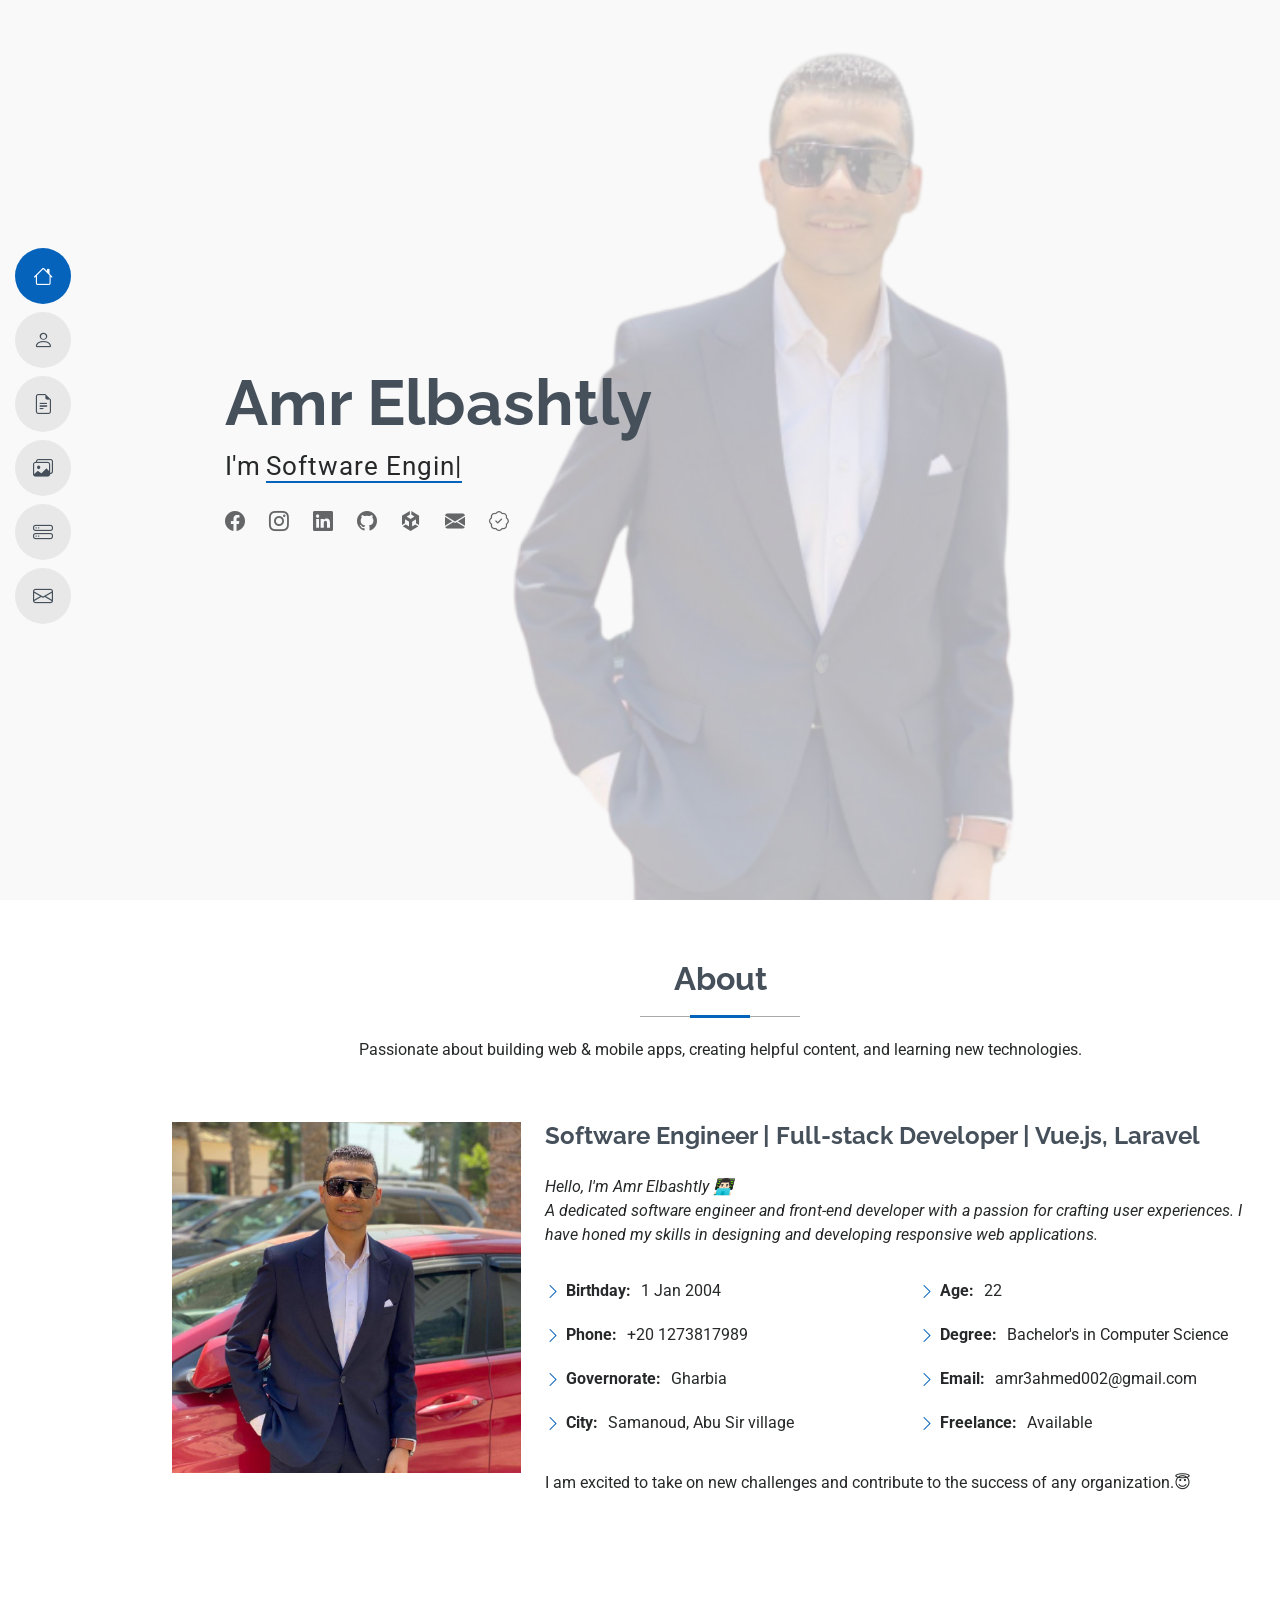
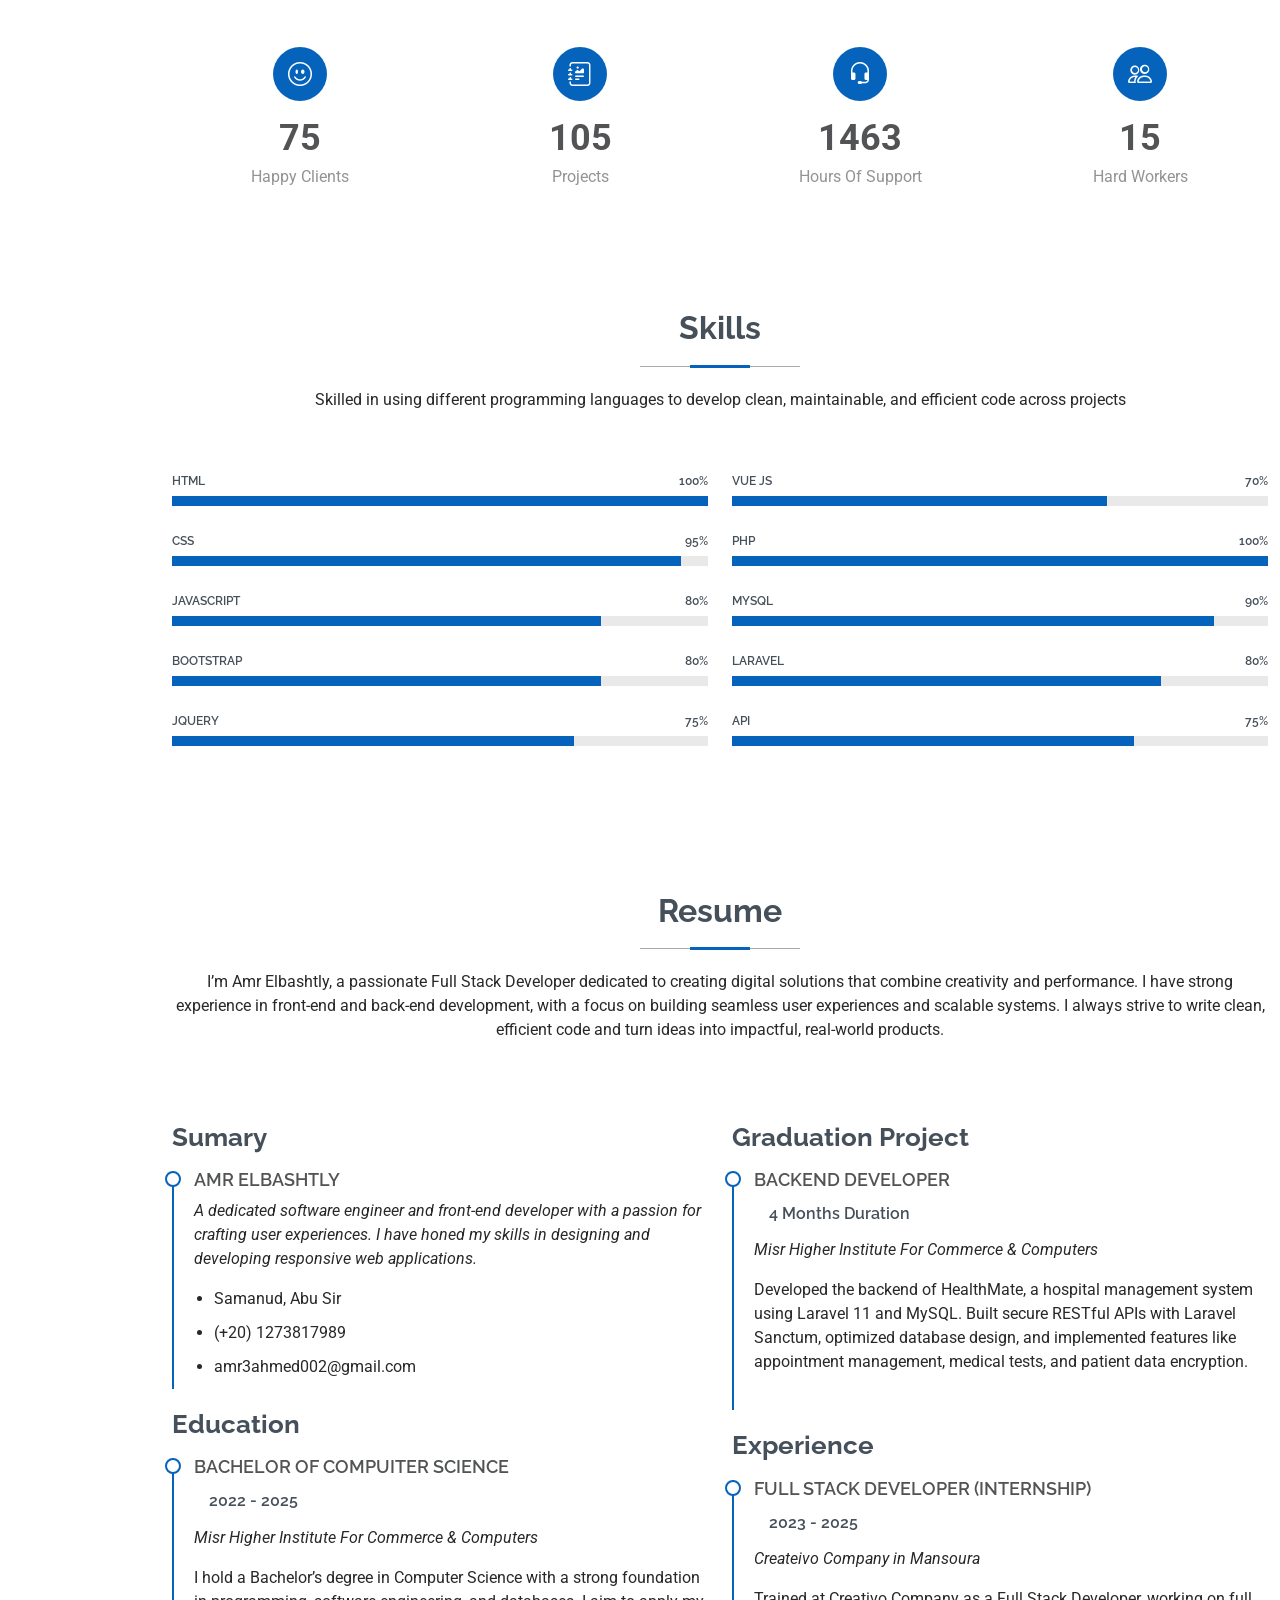
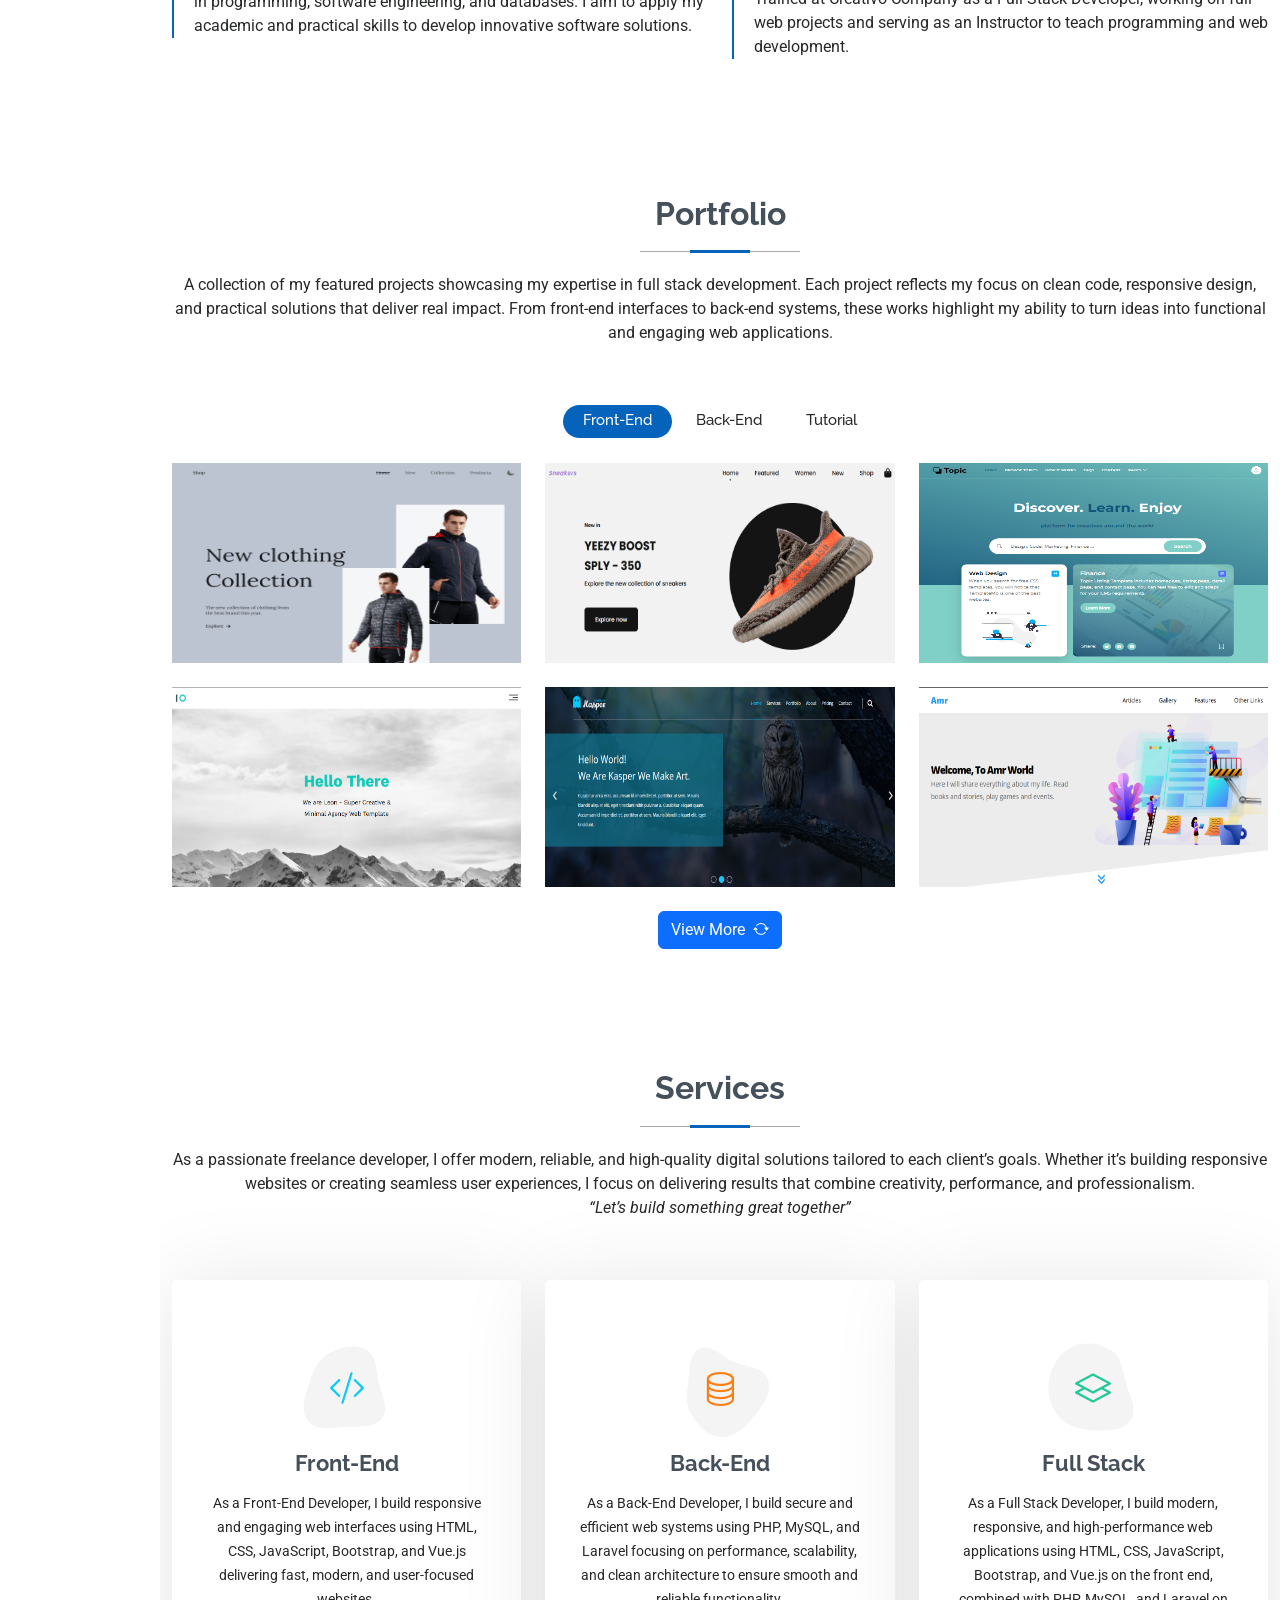
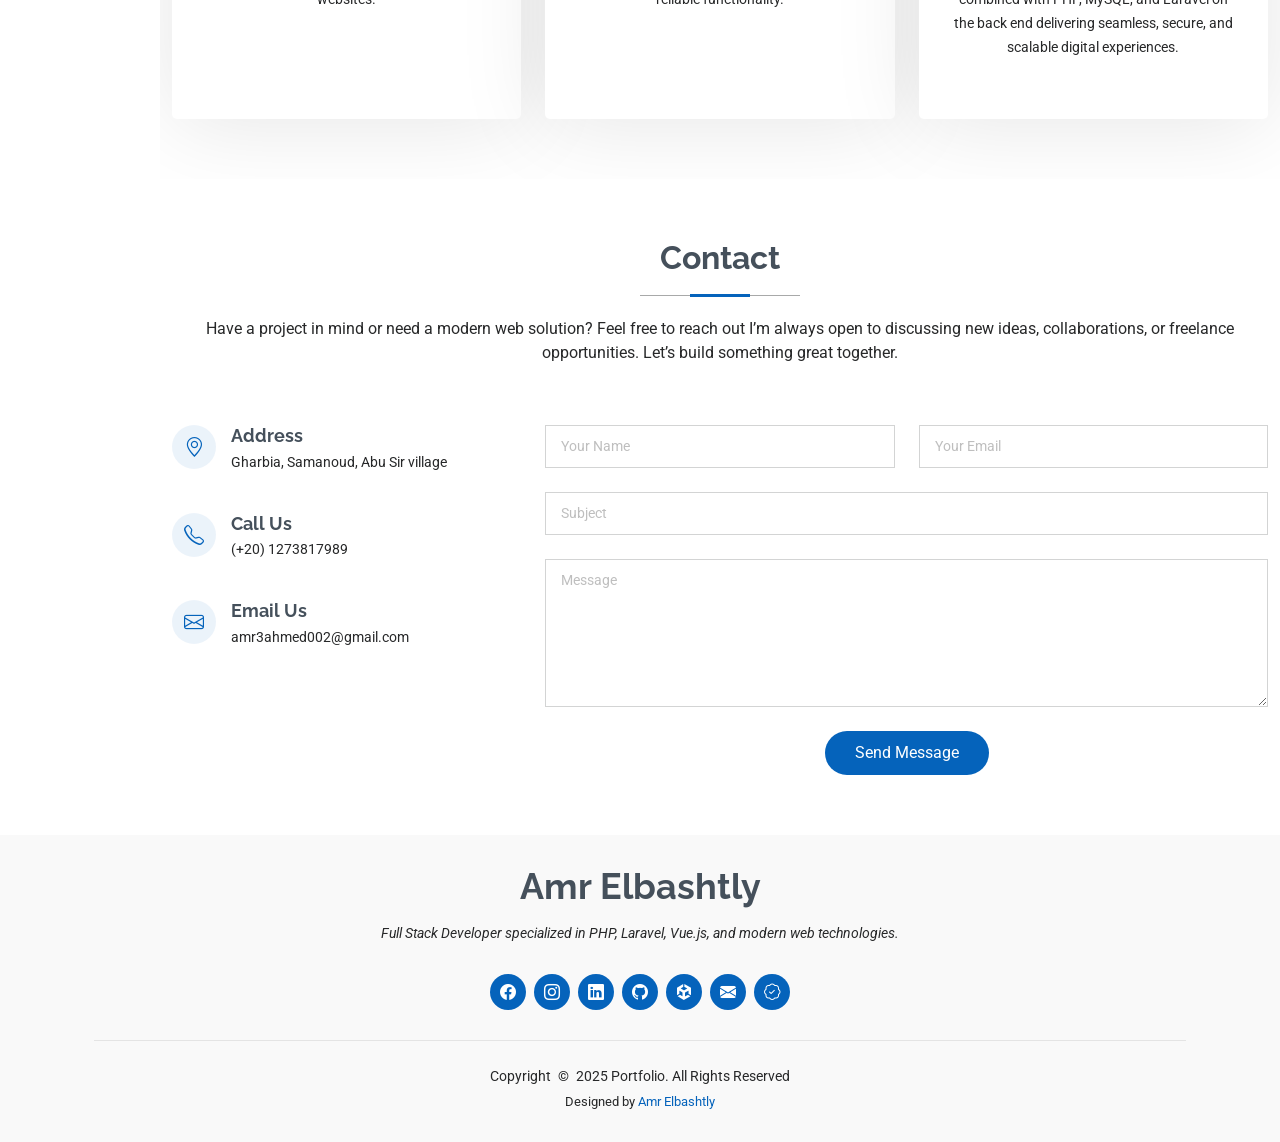
<file: index.html>
<!DOCTYPE html>
<html lang="en">

<head>
    <meta charset="UTF-8">
    <meta name="viewport" content="width=device-width, initial-scale=1.0">
    <title>Portfolio - Amr Elbashtly</title>

    <!-- Favicon -->
    <link href="assets/img/favicon.ico" rel="icon">

    <!-- Fonts -->
    <link href="https://fonts.googleapis.com" rel="preconnect">
    <link href="https://fonts.gstatic.com" rel="preconnect" crossorigin>
    <link
        href="https://fonts.googleapis.com/css2?family=Roboto:ital,wght@0,100;0,300;0,400;0,500;0,700;0,900;1,100;1,300;1,400;1,500;1,700;1,900&family=Poppins:ital,wght@0,100;0,200;0,300;0,400;0,500;0,600;0,700;0,800;0,900;1,100;1,200;1,300;1,400;1,500;1,600;1,700;1,800;1,900&family=Raleway:ital,wght@0,100;0,200;0,300;0,400;0,500;0,600;0,700;0,800;0,900;1,100;1,200;1,300;1,400;1,500;1,600;1,700;1,800;1,900&display=swap"
        rel="stylesheet">

    <!-- Vendor CSS Files -->
    <link href="assets/vendor/bootstrap/css/bootstrap.min.css" rel="stylesheet">
    <link href="assets/vendor/bootstrap-icons/bootstrap-icons.css" rel="stylesheet">
    <link href="assets/vendor/aos/aos.css" rel="stylesheet">
    <link href="assets/vendor/glightbox/css/glightbox.min.css" rel="stylesheet">
    <link href="assets/vendor/swiper/swiper-bundle.min.css" rel="stylesheet">

    <!-- Main CSS File -->
    <link href="assets/css/style.css" rel="stylesheet">
</head>

<body>
    <!-- Start Header -->
    <header id="header" class="header d-flex flex-column justify-content-center">
        <i class="header-toggle d-xl-none bi bi-list"></i>
        <nav id="navmenu" class="navmenu">
            <ul>
                <li><a href="#hero" class="active"><i class="bi bi-house navicon"></i><span>Home</span></a></li>
                <li><a href="#about"><i class="bi bi-person navicon"></i><span>About</span></a></li>
                <li><a href="#resume"><i class="bi bi-file-earmark-text navicon"></i><span>Resume</span></a></li>
                <li><a href="#portfolio"><i class="bi bi-images navicon"></i><span>Portfolio</span></a></li>
                <li><a href="#services"><i class="bi bi-hdd-stack navicon"></i><span>Services</span></a></li>
                <li><a href="#contact"><i class="bi bi-envelope navicon"></i><span>Contact</span></a></li>
            </ul>
        </nav>
    </header>
    <!-- End Header -->

    <!-- Start Main -->
    <main class="main">
        <!-- Start Hero Section -->
        <section id="hero" class="hero section light-background">
            <img src="assets/img/hero-bg.png" alt="">
            <div class="container" data-aos="zoom-out">
                <div class="row justify-content-center">
                    <div class="col-lg-9">
                        <h2>Amr Elbashtly</h2>
                        <p>I'm <span class="typed"
                                data-typed-items="Software Engineer, Full Stack Developer, Content Creator"></span><span
                                class="typed-cursor typed-cursor--blink" aria-hidden="true"></span></p>
                        <div class="social-links">
                            <a href="https://www.facebook.com/amr.elbashatly.7/" class="facebook" target="_blank"><i class="bi bi-facebook"></i></a>
                            <a href="https://www.instagram.com/amrelbashatly/" class="instagram" target="_blank"><i class="bi bi-instagram"></i></a>
                            <a href="https://www.linkedin.com/in/amr-elbashtly-b25810222/" class="linkedin" target="_blank"><i class="bi bi-linkedin"></i></a>
                            <a href="https://github.com/AmrAhmed111" class="github" target="_blank"><i class="bi bi-github"></i></a>
                            <a href="https://codepen.io/AmrAhmed1" class="codepen" target="_blank"><i class="bi bi-unity"></i></a>
                            <a href="https://mail.google.com/mail/?view=cm&fs=1&to=amr3ahmed002@gmail.com&su=Work%20Inquiry%20-%20Hiring%20Amr%20Ahmed&body=Hello%20Amr%2C%0D%0A%0D%0AI%27m%20interested%20in%20working%20with%20you%20on%20a%20project.%0D%0A%0D%0AProject%20Type%3A%20Front-End%20%7C%20Back-End%20%7C%20Full%20Stack%0D%0A%0D%0APlease%20share%20your%20availability%20and%20rates.%0D%0A%0D%0AThanks%2C%0D%0A%5BYour%20Name%5D" 
                                target="_blank" 
                                title="Contact Me" class="gmail"><i class="bi bi-envelope-fill gmail-icon"></i>
                            </a>
                            <a href="certification.html" class="facebook"><i class="bi bi-patch-check"></i></a>
                        </div>
                    </div>
                </div>
            </div>
        </section>
        <!-- End Hero Section -->

        <!-- Start About Section -->
        <section id="about" class="about section">
            <!-- Start Section Title -->
            <div class="container section-title" data-aos="fade-up">
                <h2>About</h2>
                <p>
                    Passionate about building web & mobile apps, creating helpful content, and learning new technologies.
                </p>
            </div>
            <!-- End Section Title -->

            <div class="container" data-aos="fade-up" data-aos-delay="100">
                <div class="row gy-4 justify-content-center">
                    <div class="col-lg-4">
                        <img src="assets/img/about.jpg" class="img-fluid" alt="">
                    </div>
                    <div class="col-lg-8 content">
                        <h2>Software Engineer | Full-stack Developer | Vue.js, Laravel</h2>
                        <p class="fst-italic py-3">
                            Hello, I'm Amr Elbashtly 👨🏻‍💻<br>
                            A dedicated software engineer and front-end developer with a passion for crafting user
                            experiences. I have honed my skills in designing and developing responsive web applications.
                        </p>
                        <div class="row">
                            <div class="col-lg-6">
                                <ul>
                                    <li>
                                        <i class="bi bi-chevron-right"></i> <strong>Birthday:</strong>
                                        <span>1 Jan 2004</span>
                                    </li>
                                    <li>
                                        <i class="bi bi-chevron-right"></i> <strong>Phone:</strong>
                                        <span>+20 1273817989</span>
                                    </li>
                                    <li><i class="bi bi-chevron-right"></i> <strong>Governorate:</strong>
                                        <span>Gharbia</span>
                                    </li>
                                    <li><i class="bi bi-chevron-right"></i> <strong>City:</strong>
                                        <span>Samanoud, Abu Sir village</span>
                                    </li>
                                </ul>
                            </div>
                            <div class="col-lg-6">
                                <ul>
                                    <li>
                                        <i class="bi bi-chevron-right"></i> <strong>Age:</strong>
                                        <span id="age"></span>
                                    </li>
                                    <li>
                                        <i class="bi bi-chevron-right"></i> <strong>Degree:</strong>
                                        <span>Bachelor's in Computer Science</span>
                                    </li>
                                    <li>
                                        <i class="bi bi-chevron-right"></i> <strong>Email:</strong>
                                        <span>amr3ahmed002@gmail.com</span>
                                    </li>
                                    <li>
                                        <i class="bi bi-chevron-right"></i> <strong>Freelance:</strong>
                                        <span>Available</span>
                                    </li>
                                </ul>
                            </div>
                        </div>
                        <p class="py-3 size-small">
                            I am excited to take on new challenges and contribute to the success of any organization.😇
                        </p>
                    </div>
                </div>
            </div>
        </section>
        <!-- End About Section -->

        <!-- Start Status Section -->
        <section id="stats" class="stats section">
            <div class="container" data-aos="fade-up" data-aos-delay="100">
                <div class="row gy-4">
                    <div class="col-lg-3 col-md-6 d-flex flex-column align-items-center">
                        <i class="bi bi-emoji-smile"></i>
                        <div class="stats-item">
                            <span data-purecounter-start="0" data-purecounter-end="75" data-purecounter-duration="1"
                                class="purecounter"></span>
                            <p>Happy Clients</p>
                        </div>
                    </div>

                    <div class="col-lg-3 col-md-6 d-flex flex-column align-items-center">
                        <i class="bi bi-journal-richtext"></i>
                        <div class="stats-item">
                            <span data-purecounter-start="0" data-purecounter-end="105" data-purecounter-duration="1"
                                class="purecounter"></span>
                            <p>Projects</p>
                        </div>
                    </div>

                    <div class="col-lg-3 col-md-6 d-flex flex-column align-items-center">
                        <i class="bi bi-headset"></i>
                        <div class="stats-item">
                            <span data-purecounter-start="0" data-purecounter-end="1463" data-purecounter-duration="1"
                                class="purecounter"></span>
                            <p>Hours Of Support</p>
                        </div>
                    </div>

                    <div class="col-lg-3 col-md-6 d-flex flex-column align-items-center">
                        <i class="bi bi-people"></i>
                        <div class="stats-item">
                            <span data-purecounter-start="0" data-purecounter-end="15" data-purecounter-duration="1"
                                class="purecounter"></span>
                            <p>Hard Workers</p>
                        </div>
                    </div>
                </div>
            </div>
        </section>
        <!-- End Status Section -->

        <!-- Start Skills Section -->
        <section id="skills" class="skills section">
            <!-- Start Section Title -->
            <div class="container section-title" data-aos="fade-up">
                <h2>Skills</h2>
                <p>Skilled in using different programming languages to develop clean, maintainable, and efficient code
                    across projects</p>
            </div>
            <!-- End Section Title -->

            <div class="container" data-aos="fade-up" data-aos-delay="100">
                <div class="row skills-content skills-animation">
                    <div class="col-lg-6">
                        <div class="progress">
                            <span class="skill"><span>HTML</span> <i class="val">100%</i></span>
                            <div class="progress-bar-wrap">
                                <div class="progress-bar" role="progressbar" aria-valuenow="100" aria-valuemin="0"
                                    aria-valuemax="100"></div>
                            </div>
                        </div>

                        <div class="progress">
                            <span class="skill"><span>CSS</span> <i class="val">95%</i></span>
                            <div class="progress-bar-wrap">
                                <div class="progress-bar" role="progressbar" aria-valuenow="95" aria-valuemin="0"
                                    aria-valuemax="100"></div>
                            </div>
                        </div>

                        <div class="progress">
                            <span class="skill"><span>JavaScript</span> <i class="val">80%</i></span>
                            <div class="progress-bar-wrap">
                                <div class="progress-bar" role="progressbar" aria-valuenow="80" aria-valuemin="0"
                                    aria-valuemax="100"></div>
                            </div>
                        </div>

                        <div class="progress">
                            <span class="skill"><span>Bootstrap</span> <i class="val">80%</i></span>
                            <div class="progress-bar-wrap">
                                <div class="progress-bar" role="progressbar" aria-valuenow="80" aria-valuemin="0"
                                    aria-valuemax="100"></div>
                            </div>
                        </div>

                        <div class="progress">
                            <span class="skill"><span>Jquery</span> <i class="val">75%</i></span>
                            <div class="progress-bar-wrap">
                                <div class="progress-bar" role="progressbar" aria-valuenow="75" aria-valuemin="0"
                                    aria-valuemax="100"></div>
                            </div>
                        </div>
                    </div>

                    <div class="col-lg-6">
                        <div class="progress">
                            <span class="skill"><span>Vue js</span> <i class="val">70%</i></span>
                            <div class="progress-bar-wrap">
                                <div class="progress-bar" role="progressbar" aria-valuenow="70" aria-valuemin="0"
                                    aria-valuemax="100"></div>
                            </div>
                        </div>

                        <div class="progress">
                            <span class="skill"><span>Php</span> <i class="val">100%</i></span>
                            <div class="progress-bar-wrap">
                                <div class="progress-bar" role="progressbar" aria-valuenow="100" aria-valuemin="0"
                                    aria-valuemax="100"></div>
                            </div>
                        </div>

                        <div class="progress">
                            <span class="skill"><span>Mysql</span> <i class="val">90%</i></span>
                            <div class="progress-bar-wrap">
                                <div class="progress-bar" role="progressbar" aria-valuenow="90" aria-valuemin="0"
                                    aria-valuemax="100"></div>
                            </div>
                        </div>

                        <div class="progress">
                            <span class="skill"><span>Laravel</span> <i class="val">80%</i></span>
                            <div class="progress-bar-wrap">
                                <div class="progress-bar" role="progressbar" aria-valuenow="80" aria-valuemin="0"
                                    aria-valuemax="100"></div>
                            </div>
                        </div>

                        <div class="progress">
                            <span class="skill"><span>Api</span> <i class="val">75%</i></span>
                            <div class="progress-bar-wrap">
                                <div class="progress-bar" role="progressbar" aria-valuenow="75" aria-valuemin="0"
                                    aria-valuemax="100"></div>
                            </div>
                        </div>
                    </div>
                </div>
            </div>
        </section>
        <!-- End Skills Section -->

        <!-- Start Resume Section -->
        <section id="resume" class="resume section">
            <!-- Start Section Title -->
            <div class="container section-title" data-aos="fade-up">
                <h2>Resume</h2>
                <p>
                    I’m Amr Elbashtly, a passionate Full Stack Developer dedicated to creating digital solutions that
                    combine creativity and performance.
                    I have strong experience in front-end and back-end development,
                    with a focus on building seamless user experiences and scalable systems.
                    I always strive to write clean, efficient code and turn ideas into impactful, real-world products.
                </p>
            </div>
            <!-- End Section Title -->

            <div class="container">
                <div class="row">
                    <div class="col-lg-6" data-aos="fade-up" data-aos-delay="100">
                        <h3 class="resume-title">Sumary</h3>
                        <div class="resume-item pb-0">
                            <h4>Amr Elbashtly</h4>
                            <p>
                                <em>
                                    A dedicated software engineer and front-end developer with a passion for crafting user
                                    experiences.
                                    I have honed my skills in designing and developing responsive web applications.
                                </em>
                            </p>
                            <ul>
                                <li>Samanud, Abu Sir</li>
                                <li>(+20) 1273817989</li>
                                <li>amr3ahmed002@gmail.com</li>
                            </ul>
                        </div>

                        <h3 class="resume-title">Education</h3>
                        <div class="resume-item">
                            <h4>Bachelor of Compuiter Science</h4>
                            <h5>2022 - 2025</h5>
                            <p><em>Misr Higher Institute For Commerce & Computers</em></p>
                            <p>
                                I hold a Bachelor’s degree in Computer Science with a strong foundation in programming,
                                software engineering, and databases.
                                I aim to apply my academic and practical skills to develop innovative software solutions.
                            </p>
                        </div>
                    </div>

                    <div class="col-lg-6" data-aos="fade-up" data-aos-delay="200">
                        <h3 class="resume-title">Graduation Project</h3>
                        <div class="resume-item">
                            <h4>Backend Developer</h4>
                            <h5>4 Months Duration</h5>
                            <p><em>Misr Higher Institute For Commerce & Computers</em></p>
                            <p>
                                Developed the backend of HealthMate, a hospital management system using Laravel 11 and
                                MySQL.
                                Built secure RESTful APIs with Laravel Sanctum,
                                optimized database design, and implemented features like appointment management,
                                medical tests, and patient data encryption.
                            </p>
                        </div>

                        <h3 class="resume-title">Experience</h3>
                        <div class="resume-item">
                            <h4>Full Stack Developer (Internship)</h4>
                            <h5>2023 - 2025</h5>
                            <p><em>Createivo Company in Mansoura</em></p>
                            <p>
                                Trained at Creativo Company as a Full Stack Developer,
                                working on full web projects and serving as an Instructor to teach programming and web
                                development.
                            </p>
                        </div>

                        <!-- <div class="resume-item">
                            <h4>Senior Full Stack</h4>
                            <h5>2024 - Present</h5>
                            <p><em>Experion, New York, NY </em></p>
                            <ul>
                                <li>Lead in the design, development, and implementation of the graphic, layout, and
                                    production communication materials</li>
                                <li>Delegate tasks to the 7 members of the design team and provide counsel on all aspects of
                                    the project. </li>
                                <li>Supervise the assessment of all graphic materials in order to ensure quality and
                                    accuracy of the design</li>
                                <li>Oversee the efficient use of production project budgets ranging from $2,000 - $25,000
                                </li>
                            </ul>
                        </div> -->

                        <!-- <div class="resume-item">
                            <h4>Graphic design specialist</h4>
                            <h5>2017 - 2018</h5>
                            <p><em>Stepping Stone Advertising, New York, NY</em></p>
                            <ul>
                                <li>Developed numerous marketing programs (logos, brochures,infographics, presentations, and
                                    advertisements).</li>
                                <li>Managed up to 5 projects or tasks at a given time while under pressure</li>
                                <li>Recommended and consulted with clients on the most appropriate graphic design</li>
                                <li>Created 4+ design presentations and proposals a month for clients and account managers
                                </li>
                            </ul>
                        </div> -->
                    </div>
                </div>
            </div>
        </section>
        <!-- End Resume Section -->

        <!-- Start Portfolio Section -->
        <section id="portfolio" class="portfolio section">
            <!-- Start Section Title -->
            <div class="container section-title" data-aos="fade-up">
                <h2>Portfolio</h2>
                <p>
                    A collection of my featured projects showcasing my expertise in full stack development.
                    Each project reflects my focus on clean code, responsive design,
                    and practical solutions that deliver real impact.
                    From front-end interfaces to back-end systems,
                    these works highlight my ability to turn ideas into functional and engaging web applications.
                </p>
            </div>
            <!-- End Section Title -->

            <!-- Tab Nav -->
            <div class="container">
                <div class="isotope-layout" data-default-filter=".filter-front" data-layout="masonry" data-sort="original-order">
                    <ul class="portfolio-filters isotope-filters" data-aos="fade-up" data-aos-delay="100">
                        <li data-filter=".filter-front" class="filter-active">Front-End</li>
                        <li data-filter=".filter-back">Back-End</li>
                        <li data-filter=".filter-tutorial">Tutorial</li>
                    </ul>

                    <div class="row gy-4 isotope-container" data-aos="fade-up" data-aos-delay="200">
                        <!-- Start Front Content -->
                        <!-- Box 01 -->
                        <div class="col-lg-4 col-md-6 portfolio-item isotope-item filter-front">
                            <img src="assets/img/portfolio/Web/clothing-head.png" class="img-web" alt="E-Commerce Clothing">
                            <div class="portfolio-info">
                                <h4>E-Commerce Clothing</h4>
                                <p>Online Store for Fashion Trends</p>
                                <a href="assets/img/portfolio/Web/clothing-head.png" title="E-Commerce Clothing" data-gallery="portfolio-gallery-web" class="glightbox preview-link"><i class="bi bi-zoom-in"></i></a>
                                <a href="https://github.com/AmrAhmed111/Responsive-Clothing" title="More Details" class="details-link" target="_blank"><i class="bi bi-github"></i></a>
                                <a href="https://amrahmed111.github.io/Responsive-Clothing/" title="Demo" class="demo-link" target="_blank"><i class="bi bi-eye"></i></a>
                            </div>
                        </div>

                        <!-- Box 02 -->
                        <div class="col-lg-4 col-md-6 portfolio-item isotope-item filter-front">
                            <img src="assets/img/portfolio/Web/Sneaker-head.png" class="img-web" alt="E-Commerce Sneakers">
                            <div class="portfolio-info">
                                <h4>E-Commerce Sneakers</h4>
                                <p>Online Store for Sneakers Trends</p>
                                <a href="assets/img/portfolio/Web/Sneaker-head.png" title="E-Commerce Sneakers" data-gallery="portfolio-gallery-web" class="glightbox preview-link"><i class="bi bi-zoom-in"></i></a>
                                <a href="https://github.com/AmrAhmed111/Responsive_Sneakers" title="More Details" class="details-link" target="_blank"><i class="bi bi-github"></i></a>
                                <a href="https://amrahmed111.github.io/Responsive_Sneakers/" title="Demo" class="demo-link" target="_blank"><i class="bi bi-eye"></i></a>
                            </div>
                        </div>

                        <!-- Box 03 -->
                        <div class="col-lg-4 col-md-6 portfolio-item isotope-item filter-front">
                            <img src="assets/img/portfolio/Web/topic-listen-head.png" class="img-web" alt="Topic Listing">
                            <div class="portfolio-info">
                                <h4>Topic Listing</h4>
                                <p>Platform for creatives around the world</p>
                                <a href="assets/img/portfolio/Web/topic-listen-head.png" title="Topic Listing" data-gallery="portfolio-gallery-web" class="glightbox preview-link"><i class="bi bi-zoom-in"></i></a>
                                <a href="https://github.com/AmrAhmed111/Topic-Listing" title="More Details" class="details-link" target="_blank"><i class="bi bi-github"></i></a>
                                <a href="https://amrahmed111.github.io/Topic-Listing/" title="Demo" class="demo-link" target="_blank"><i class="bi bi-eye"></i></a>
                            </div>
                        </div>

                        <!-- Box 04 -->
                        <div class="col-lg-4 col-md-6 portfolio-item isotope-item filter-front">
                            <img src="assets/img/portfolio/Web/Template-1.png" class="img-web" alt="Template One">
                            <div class="portfolio-info">
                                <h4>Template One</h4>
                                <p>We are Leon - Super Creative & Minimal Agency Web Template</p>
                                <a href="assets/img/portfolio/Web/Template-1.png" title="Template One" data-gallery="portfolio-gallery-web" class="glightbox preview-link"><i class="bi bi-zoom-in"></i></a>
                                <a href="https://github.com/AmrAhmed111/HTML_And_CSS_Template_One" title="More Details" class="details-link" target="_blank"><i class="bi bi-github"></i></a>
                                <a href="https://amrahmed111.github.io/HTML_And_CSS_Template_One/" title="Demo" class="demo-link" target="_blank"><i class="bi bi-eye"></i></a>
                            </div>
                        </div>

                        <!-- Box 05 -->
                        <div class="col-lg-4 col-md-6 portfolio-item isotope-item filter-front">
                            <img src="assets/img/portfolio/Web/Template-2.png" class="img-web" alt="Template Two">
                            <div class="portfolio-info">
                                <h4>Template Two</h4>
                                <p>We Are Kasper We Make Art</p>
                                <a href="assets/img/portfolio/Web/Template-2.png" title="Template Two" data-gallery="portfolio-gallery-web" class="glightbox preview-link"><i class="bi bi-zoom-in"></i></a>
                                <a href="https://github.com/AmrAhmed111/HTML_And_CSS_Template_Two" title="More Details" class="details-link" target="_blank"><i class="bi bi-github"></i></a>
                                <a href="https://amrahmed111.github.io/HTML_And_CSS_Template_Two/" title="Demo" class="demo-link" target="_blank"><i class="bi bi-eye"></i></a>
                            </div>
                        </div>

                        <!-- Box 06 -->
                        <div class="col-lg-4 col-md-6 portfolio-item isotope-item filter-front">
                            <img src="assets/img/portfolio/Web/Template-3.png" class="img-web" alt="Template Three">
                            <div class="portfolio-info">
                                <h4>Template Three</h4>
                                <p>Here I will share everything about my life. Read books and stories, play games and events.</p>
                                <a href="assets/img/portfolio/Web/Template-3.png" title="Template Three" data-gallery="portfolio-gallery-web" class="glightbox preview-link"><i class="bi bi-zoom-in"></i></a>
                                <a href="https://github.com/AmrAhmed111/HTML_And_CSS_Template_Three" title="More Details" class="details-link" target="_blank"><i class="bi bi-github"></i></a>
                                <a href="https://amrahmed111.github.io/HTML_And_CSS_Template_Three/" title="Demo" class="demo-link" target="_blank"><i class="bi bi-eye"></i></a>
                            </div>
                        </div>
                        <!-- End Front Content -->

                        <!-- Start Back Content -->
                        <!-- Box 01 -->
                        <div class="col-lg-4 col-md-6 portfolio-item isotope-item filter-back">
                            <img src="assets/img/portfolio/Web/cart-dashboard.png" class="img-web" alt="E-commerce">
                            <div class="portfolio-info">
                                <h4>E-commerce</h4>
                                <p>A full PHP & AJAX e-commerce system <br> with frontend shop and admin dashboard.</p>
                                <a href="assets/img/portfolio/Web/cart-dashboard.png" title="E-commerce Platform" data-gallery="portfolio-gallery-web" class="glightbox preview-link"><i class="bi bi-zoom-in"></i></a>
                                <a href="https://github.com/AmrAhmed111/E-Commerce" title="More Details" class="details-link" target="_blank"><i class="bi bi-github"></i></a>
                            </div>
                        </div>

                        <!-- Box 02 -->
                        <div class="col-lg-4 col-md-6 portfolio-item isotope-item filter-back">
                            <img src="assets/img/portfolio/Web/APIS-Graduation.jpg" class="img-web" alt="APIs Graduation">
                            <div class="portfolio-info">
                                <h4>APIs Graduation</h4>
                                <p>HealthMate – Hospital Management System (Back-End)</p>
                                <a href="assets/img/portfolio/Web/APIS-Graduation.jpg" title="APIs Graduation" data-gallery="portfolio-gallery-web" class="glightbox preview-link"><i class="bi bi-zoom-in"></i></a>
                                <a href="https://github.com/AmrAhmed111/APIs-Graduation" title="More Details" class="details-link" target="_blank"><i class="bi bi-github"></i></a>
                            </div>
                        </div>

                        <!-- Box 03 -->
                        <div class="col-lg-4 col-md-6 portfolio-item isotope-item filter-back">
                            <img src="assets/img/portfolio/Web/MGT-APP.png" class="img-web" alt="MGT-APP">
                            <div class="portfolio-info">
                                <h4>MGT-APP</h4>
                                <p>Laravel 12 + Filament 4 management system with auth, roles, and a polished admin panel.</p>
                                <a href="assets/img/portfolio/Web/MGT-APP.png" title="MGT-APP" data-gallery="portfolio-gallery-web" class="glightbox preview-link"><i class="bi bi-zoom-in"></i></a>
                                <a href="https://github.com/AmrAhmed111/MGT-APP" title="More Details" class="details-link" target="_blank"><i class="bi bi-github"></i></a>
                            </div>
                        </div>
                        <!-- End Back Content -->

                        <!-- Start Toutrial Content -->
                        <!-- Box 01 -->
                        <div class="col-lg-4 col-md-6 portfolio-item isotope-item filter-tutorial">
                            <img src="assets/img/portfolio/Tutorial/CRUD.png" class="img-tutorial" alt="CRUDS">
                            <div class="portfolio-info">
                                <h4>CRUDS</h4>
                                <p>Product managment system</p>
                                <a href="assets/img/portfolio/Tutorial/CRUD.png" title="CRUDS" data-gallery="portfolio-gallery-tutorial" class="glightbox preview-link"><i class="bi bi-zoom-in"></i></a>
                                <a href="https://github.com/AmrAhmed111/CRUDS" title="More Details" class="details-link" target="_blank"><i class="bi bi-github"></i></a>
                                <a href="https://amrahmed111.github.io/CRUDS/" title="Demo" class="demo-link" target="_blank"><i class="bi bi-eye"></i></a>
                            </div>
                        </div>

                        <!-- Box 02 -->
                        <div class="col-lg-4 col-md-6 portfolio-item isotope-item filter-tutorial">
                            <img src="assets/img/portfolio/Tutorial/Countdown-timer.png" class="img-tutorial" alt="Count Down Timer">
                            <div class="portfolio-info">
                                <h4>Count Down Timer</h4>
                                <p>Count Down Timer</p>
                                <a href="assets/img/portfolio/Tutorial/Countdown-timer.png" title="Count Down Timer" data-gallery="portfolio-gallery-tutorial" class="glightbox preview-link"><i class="bi bi-zoom-in"></i></a>
                                <a href="https://github.com/AmrAhmed111/Countdown-Time" title="More Details" class="details-link" target="_blank"><i class="bi bi-github"></i></a>
                                <a href="https://amrahmed111.github.io/Countdown-Time/" title="Demo" class="demo-link" target="_blank"><i class="bi bi-eye"></i></a>
                            </div>
                        </div>

                        <!-- Box 03 -->
                        <div class="col-lg-4 col-md-6 portfolio-item isotope-item filter-tutorial">
                            <img src="assets/img/portfolio/Tutorial/Weather.png" class="img-tutorial" alt="Weather">
                            <div class="portfolio-info">
                                <h4>Weather</h4>
                                <p>Weather</p>
                                <a href="assets/img/portfolio/Tutorial/Weather.png" title="Weather" data-gallery="portfolio-gallery-tutorial" class="glightbox preview-link"><i class="bi bi-zoom-in"></i></a>
                                <a href="https://github.com/AmrAhmed111/Weather" title="More Details" class="details-link" target="_blank"><i class="bi bi-github"></i></a>
                                <a href="https://amrahmed111.github.io/Weather/" title="Demo" class="demo-link" target="_blank"><i class="bi bi-eye"></i></a>
                            </div>
                        </div>

                        <!-- Box 04 -->
                        <div class="col-lg-4 col-md-6 portfolio-item isotope-item filter-tutorial">
                            <img src="assets/img/portfolio/Tutorial/Calculator.png" class="img-tutorial" alt="Calculator">
                            <div class="portfolio-info">
                                <h4>Calculator</h4>
                                <p>Calculator</p>
                                <a href="assets/img/portfolio/Tutorial/Calculator.png" title="Calculator" data-gallery="portfolio-gallery-tutorial" class="glightbox preview-link"><i class="bi bi-zoom-in"></i></a>
                                <a href="https://github.com/AmrAhmed111/Calculator" title="More Details" class="details-link" target="_blank"><i class="bi bi-github"></i></a>
                                <a href="https://amrahmed111.github.io/Calculator/" title="Demo" class="demo-link" target="_blank"><i class="bi bi-eye"></i></a>
                            </div>
                        </div>

                        <!-- Box 05 -->
                        <div class="col-lg-4 col-md-6 portfolio-item isotope-item filter-tutorial">
                            <img src="assets/img/portfolio/Tutorial/BMI-Calculator.png" class="img-tutorial" alt="BMI-Calculator">
                            <div class="portfolio-info">
                                <h4>BMI-Calculator</h4>
                                <p>BMI-Calculator</p>
                                <a href="assets/img/portfolio/Tutorial/BMI-Calculator.png" title="BMI-Calculator" data-gallery="portfolio-gallery-tutorial" class="glightbox preview-link"><i class="bi bi-zoom-in"></i></a>
                                <a href="https://github.com/AmrAhmed111/BMI-Calculator" title="More Details" class="details-link" target="https://github.com/AmrAhmed111/BMI-Calculator"><i class="bi bi-github"></i></a>
                                <a href="https://amrahmed111.github.io/BMI-Calculator/" title="Demo" class="demo-link" target="_blank"><i class="bi bi-eye"></i></a>
                            </div>
                        </div>

                        <!-- Box 06 -->
                        <div class="col-lg-4 col-md-6 portfolio-item isotope-item filter-tutorial">
                            <img src="assets/img/portfolio/Tutorial/Quote-Generate.png" class="img-tutorial" alt="Quote Generate">
                            <div class="portfolio-info">
                                <h4>Quote Generate</h4>
                                <p>Quote Generate</p>
                                <a href="assets/img/portfolio/Tutorial/Quote-Generate.png" title="Quote Generate" data-gallery="portfolio-gallery-tutorial" class="glightbox preview-link"><i class="bi bi-zoom-in"></i></a>
                                <a href="https://github.com/AmrAhmed111/Quote-Generate" title="More Details" class="details-link" target="_blank"><i class="bi bi-github"></i></a>
                                <a href="https://amrahmed111.github.io/Quote-Generate/" title="Demo" class="demo-link" target="_blank"><i class="bi bi-eye"></i></a>
                            </div>
                        </div>
                        <!-- End Toutrial Content -->
                    </div>
                </div>
                <!-- End Portfolio Container -->
                
                <!-- View More -->
                <div class="text-center mt-4">
                    <a href="viewMorePorjects.html" class="btn btn-primary d-inline-flex align-items-center">
                        View More
                        <i class="bi bi-arrow-repeat ms-2"></i>
                    </a>
                </div>
            </div>
        </section>
        <!-- End Portfolio Section -->

        <!-- Start Services Section -->
        <section id="services" class="services section">
            <!-- Start Section Title -->
            <div class="container section-title" data-aos="fade-up">
                <h2>Services</h2>
                <p>
                    As a passionate freelance developer,
                    I offer modern, reliable, and high-quality digital solutions tailored to each client’s goals. 
                    Whether it’s building responsive websites or creating seamless user experiences, 
                    I focus on delivering results that combine creativity, performance, and professionalism. <br>
                    <span style="font-style: italic;">“Let’s build something great together”</span>
                </p>
            </div>
            <!-- End Section Title -->

            <div class="container">
                <div class="row gy-4">
                    <!-- Front End -->
                    <div class="col-lg-4 col-md-6" data-aos="fade-up" data-aos-delay="100">
                        <div class="service-item item-cyan position-relative">
                            <div class="icon">
                                <svg width="100" height="100" viewBox="0 0 600 600" xmlns="http://www.w3.org/2000/svg">
                                    <path stroke="none" stroke-width="0" fill="#f5f5f5" d="M300,521.0016835830174C376.1290562159157,517.8887921683347,466.0731472004068,529.7835943286574,510.70327084640275,468.03025145048787C554.3714126377745,407.6079735673963,508.03601936045806,328.9844924480964,491.2728898941984,256.3432110539036C474.5976632858925,184.082847569629,479.9380746630129,96.60480741107993,416.23090153303,58.64404602377083C348.86323505073057,18.502131276798302,261.93793281208167,40.57373210992963,193.5410806939664,78.93577620505333C130.42746243093433,114.334589627462,98.30271207620316,179.96522072025542,76.75703585869454,249.04625023123273C51.97151888228291,328.5150500222984,13.704378332031375,421.85034740162234,66.52175969318436,486.19268352777647C119.04800174914682,550.1803526380478,217.28368757567262,524.383925680826,300,521.0016835830174"></path>
                                </svg>
                                <i class="bi bi-code-slash"></i>
                            </div>
                            <a href="https://mail.google.com/mail/?view=cm&fs=1&to=amr3ahmed002@gmail.com&su=Request%20for%20Front-End%20Development%20Service&body=Hello%20Amr%2C%0D%0A%0D%0AI%20visited%20your%20portfolio%20and%20I%27m%20interested%20in%20your%20Front-End%20development%20services.%0D%0A%0D%0AHere%20are%20some%20details%20about%20my%20project%3A%0D%0A%0D%0A-%20Project%20Description%3A%0D%0A-%20Preferred%20Timeline%3A%0D%0A-%20Budget%3A%0D%0A%0D%0AThank%20you%2C%0D%0A%5BYour%20Name%5D"
                                target="_blank"
                                title="Contact Amr about Front-End work"
                                class="stretched-link">
                                <h3>Front-End</h3>
                            </a>
                            <p>
                                As a Front-End Developer, I build responsive and engaging web interfaces using HTML, 
                                CSS, JavaScript, Bootstrap, and Vue.js delivering fast, modern, and user-focused websites.
                            </p>
                        </div>
                    </div>

                    <!-- Back End -->
                    <div class="col-lg-4 col-md-6" data-aos="fade-up" data-aos-delay="200">
                        <div class="service-item item-orange position-relative">
                            <div class="icon">
                                <svg width="100" height="100" viewBox="0 0 600 600" xmlns="http://www.w3.org/2000/svg">
                                    <path stroke="none" stroke-width="0" fill="#f5f5f5"
                                        d="M300,582.0697525312426C382.5290701553225,586.8405444964366,449.9789794690241,525.3245884688669,502.5850820975895,461.55621195738473C556.606425686781,396.0723002908107,615.8543463187945,314.28637112970534,586.6730223649479,234.56875336149918C558.9533121215079,158.8439757836574,454.9685369536778,164.00468322053177,381.49747125262974,130.76875717737553C312.15926192815925,99.40240125094834,248.97055460311594,18.661163978235184,179.8680185752513,50.54337015887873C110.5421016452524,82.52863877960104,119.82277516462835,180.83849132639028,109.12597500060166,256.43424936330496C100.08760227029461,320.3096726198365,92.17705696193138,384.0621239912766,124.79988738764834,439.7174275375508C164.83382741302287,508.01625554203684,220.96474134820875,577.5009287672846,300,582.0697525312426">
                                    </path>
                                </svg>
                                <i class="bi bi-database"></i>
                            </div>
                            <a href="https://mail.google.com/mail/?view=cm&fs=1&to=amr3ahmed002@gmail.com&su=Request%20for%20Back-End%20Development%20Service&body=Hello%20Amr%2C%0D%0A%0D%0AI%20visited%20your%20portfolio%20and%20I%27m%20interested%20in%20your%20Back-End%20development%20services.%0D%0A%0D%0AHere%20are%20some%20details%20about%20my%20project%3A%0D%0A%0D%0A-%20Project%20Description%3A%0D%0A-%20Preferred%20Timeline%3A%0D%0A-%20Budget%3A%0D%0A%0D%0AThank%20you%2C%0D%0A%5BYour%20Name%5D" 
                                target="_blank"
                                title="Contact Amr about Back-End work"
                                class="stretched-link">
                                <h3>Back-End</h3>
                            </a>
                            <p>
                                As a Back-End Developer, I build secure and efficient web systems using PHP, MySQL, 
                                and Laravel focusing on performance, scalability, and clean architecture to ensure 
                                smooth and reliable functionality.
                            </p>
                        </div>
                    </div>

                    <!-- Full Stack -->
                    <div class="col-lg-4 col-md-6" data-aos="fade-up" data-aos-delay="300">
                        <div class="service-item item-teal position-relative">
                            <div class="icon">
                                <svg width="100" height="100" viewBox="0 0 600 600" xmlns="http://www.w3.org/2000/svg">
                                    <path stroke="none" stroke-width="0" fill="#f5f5f5"
                                        d="M300,541.5067337569781C382.14930387511276,545.0595476570109,479.8736841581634,548.3450877840088,526.4010558755058,480.5488172755941C571.5218469581645,414.80211281144784,517.5187510058486,332.0715597781072,496.52539010469104,255.14436215662573C477.37192572678356,184.95920475031193,473.57363656557914,105.61284051026155,413.0603344069578,65.22779650032875C343.27470386102294,18.654635553484475,251.2091493199835,5.337323636656869,175.0934190732945,40.62881213300186C97.87086631185822,76.43348514350839,51.98124368387456,156.15599469081315,36.44837278890362,239.84606092416172C21.716077023791087,319.22268207091537,43.775223500013084,401.1760424656574,96.891909868211,461.97329694683043C147.22146801428983,519.5804099606455,223.5754009179313,538.201503339737,300,541.5067337569781">
                                    </path>
                                </svg>
                                <i class="bi bi-layers"></i>
                            </div>
                            <a href="https://mail.google.com/mail/?view=cm&fs=1&to=amr3ahmed002@gmail.com&su=Request%20for%20Full%20Stack%20Development%20Service&body=Hello%20Amr%2C%0D%0A%0D%0AI%20visited%20your%20portfolio%20and%20I%27m%20interested%20in%20your%20Full%20Stack%20development%20services.%0D%0A%0D%0AHere%20are%20some%20details%20about%20my%20project%3A%0D%0A%0D%0A-%20Project%20Description%3A%0D%0A-%20Preferred%20Timeline%3A%0D%0A-%20Budget%3A%0D%0A%0D%0AThank%20you%2C%0D%0A%5BYour%20Name%5D" 
                                target="_blank"
                                title="Contact Amr about Full Stack work"
                                class="stretched-link">
                                <h3>Full Stack</h3>
                            </a>
                            <p>
                                As a Full Stack Developer, I build modern, responsive, and high-performance web applications 
                                using HTML, CSS, JavaScript, Bootstrap, and Vue.js on the front end, combined with PHP, MySQL, 
                                and Laravel on the back end delivering seamless, secure, and scalable digital experiences.
                            </p>
                        </div>
                    </div>
                </div>
            </div>
        </section>
        <!-- End Services Section -->

        <!-- Start Contact Section -->
        <section id="contact" class="contact section">
            <!-- Start Section Title -->
            <div class="container section-title" data-aos="fade-up">
                <h2>Contact</h2>
                <p>
                    Have a project in mind or need a modern web solution? Feel free to reach out 
                    I’m always open to discussing new ideas, collaborations, 
                    or freelance opportunities. Let’s build something great together.
                </p>
            </div>
            <!-- End Section Title -->

            <div class="container" data-aos="fade" data-aos-delay="100">
                <div class="row gy-4">
                    <!-- Start Left Side -->
                    <div class="col-lg-4">
                        <div class="info-item d-flex" data-aos="fade-up" data-aos-delay="200">
                            <i class="bi bi-geo-alt flex-shrink-0"></i>
                            <div>
                            <h3>Address</h3>
                            <p>Gharbia, Samanoud, Abu Sir village</p>
                            </div>
                        </div>

                        <div class="info-item d-flex" data-aos="fade-up" data-aos-delay="300">
                            <i class="bi bi-telephone flex-shrink-0"></i>
                            <div>
                            <h3>Call Us</h3>
                            <p>(+20) 1273817989</p>
                            </div>
                        </div>

                        <div class="info-item d-flex" data-aos="fade-up" data-aos-delay="400">
                            <i class="bi bi-envelope flex-shrink-0"></i>
                            <div>
                            <h3>Email Us</h3>
                            <p>amr3ahmed002@gmail.com</p>
                            </div>
                        </div>

                    </div>
                    <!-- End Left Side -->

                    <!-- Start Contact Form -->
                    <div class="col-lg-8">
                        <form class="php-email-form" data-aos="fade-up" data-aos-delay="200">
                            <div class="row gy-4">
                                <div class="col-md-6">
                                    <input type="text" name="name" class="form-control" placeholder="Your Name" required="">
                                </div>

                                <div class="col-md-6 ">
                                    <input type="email" class="form-control" name="email" placeholder="Your Email" required="">
                                </div>

                                <div class="col-md-12">
                                    <input type="text" class="form-control" name="subject" placeholder="Subject" required="">
                                </div>

                                <div class="col-md-12">
                                    <textarea class="form-control" name="message" rows="6" placeholder="Message" required=""></textarea>
                                </div>

                                <div class="col-md-12 text-center">
                                    <button type="submit">Send Message</button>
                                </div>
                            </div>
                        </form>
                    </div>
                    <!-- End Contact Form -->
                </div>
            </div>
        </section>
        <!-- End Contact Section -->
    </main>
    <!-- End Main -->

    <!-- Start Footer -->
    <footer id="footer" class="footer position-relative light-background">
        <div class="container">
            <h3 class="sitename">Amr Elbashtly</h3>
            <p>
                Full Stack Developer specialized in PHP, Laravel, Vue.js, and modern web technologies.
            </p>
            <div class="social-links d-flex justify-content-center">
                <a href="https://www.facebook.com/amr.elbashatly.7/" target="_blank"><i class="bi bi-facebook"></i></a>
                <a href="https://www.instagram.com/amrelbashatly/" target="_blank"><i class="bi bi-instagram"></i></a>
                <a href="https://www.linkedin.com/in/amr-elbashtly-b25810222/" target="_blank"><i class="bi bi-linkedin"></i></a>
                <a href="https://github.com/AmrAhmed111" target="_blank"><i class="bi bi-github"></i></a>
                <a href="https://codepen.io/AmrAhmed1" target="_blank"><i class="bi bi-unity"></i></a>
                <a href="https://mail.google.com/mail/?view=cm&fs=1&to=amr3ahmed002@gmail.com&su=Work%20Inquiry%20-%20Hiring%20Amr%20Ahmed&body=Hello%20Amr%2C%0D%0A%0D%0AI%27m%20interested%20in%20working%20with%20you%20on%20a%20project.%0D%0A%0D%0AProject%20Type%3A%20Front-End%20%7C%20Back-End%20%7C%20Full%20Stack%0D%0A%0D%0APlease%20share%20your%20availability%20and%20rates.%0D%0A%0D%0AThanks%2C%0D%0A%5BYour%20Name%5D" 
                    target="_blank" 
                    title="Contact Me"><i class="bi bi-envelope-fill gmail-icon"></i>
                </a>
                <a href="certification.html"><i class="bi bi-patch-check"></i></a>
            </div>
            <div class="container">
                <div class="copyright">
                    <span>Copyright</span> <strong class="px-1 sitename">©</strong> <span>2025 Portfolio. All Rights Reserved</span>
                </div>
                <div class="credits">
                    Designed by <a href="#">Amr Elbashtly</a>
                </div>
            </div>
        </div>
    </footer>
    <!-- End Footer -->

    <!-- Scroll Top -->
    <a href="#" id="scroll-top" class="scroll-top d-flex align-items-center justify-content-center"><i
            class="bi bi-arrow-up-short"></i></a>

    <!-- Preloader -->
    <div id="preloader"></div>

    <!-- Vendor JS Files -->
    <script src="assets/vendor/bootstrap/js/bootstrap.bundle.min.js"></script>
    <script src="assets/vendor/php-email-form/validate.js"></script>
    <script src="assets/vendor/aos/aos.js"></script>
    <script src="assets/vendor/typed.js/typed.umd.js"></script>
    <script src="assets/vendor/purecounter/purecounter_vanilla.js"></script>
    <script src="assets/vendor/waypoints/noframework.waypoints.js"></script>
    <script src="assets/vendor/glightbox/js/glightbox.min.js"></script>
    <script src="assets/vendor/imagesloaded/imagesloaded.pkgd.min.js"></script>
    <script src="assets/vendor/isotope-layout/isotope.pkgd.min.js"></script>
    <script src="assets/vendor/swiper/swiper-bundle.min.js"></script>

    <!-- Main JS File -->
    <script src="assets/js/main.js"></script>
</body>

</html>
</file>
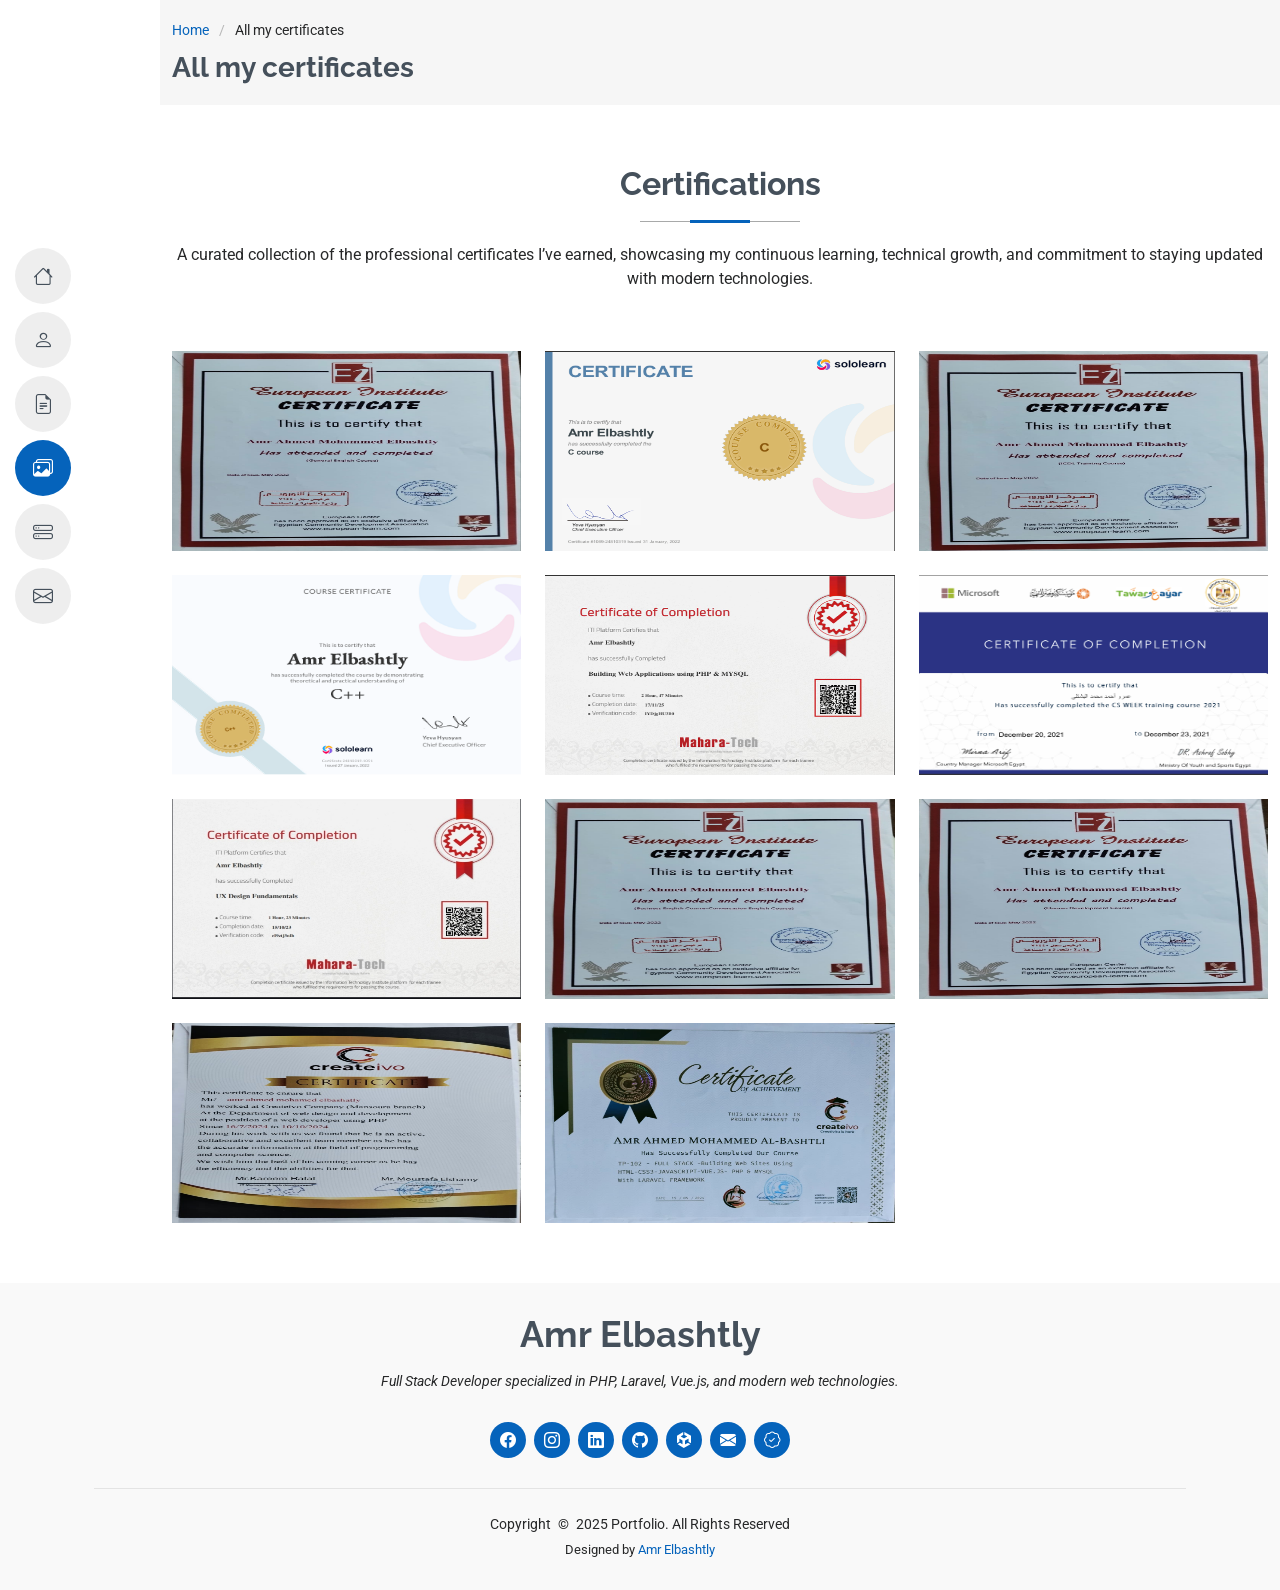
<file: certification.html>
<!DOCTYPE html>
<html lang="en">

<head>
    <meta charset="UTF-8">
    <meta name="viewport" content="width=device-width, initial-scale=1.0">
    <title>Portfolio - Amr Elbashtly</title>

    <!-- Favicon -->
    <link href="assets/img/favicon.ico" rel="icon">

    <!-- Fonts -->
    <link href="https://fonts.googleapis.com" rel="preconnect">
    <link href="https://fonts.gstatic.com" rel="preconnect" crossorigin>
    <link
        href="https://fonts.googleapis.com/css2?family=Roboto:ital,wght@0,100;0,300;0,400;0,500;0,700;0,900;1,100;1,300;1,400;1,500;1,700;1,900&family=Poppins:ital,wght@0,100;0,200;0,300;0,400;0,500;0,600;0,700;0,800;0,900;1,100;1,200;1,300;1,400;1,500;1,600;1,700;1,800;1,900&family=Raleway:ital,wght@0,100;0,200;0,300;0,400;0,500;0,600;0,700;0,800;0,900;1,100;1,200;1,300;1,400;1,500;1,600;1,700;1,800;1,900&display=swap"
        rel="stylesheet">

    <!-- Vendor CSS Files -->
    <link href="assets/vendor/bootstrap/css/bootstrap.min.css" rel="stylesheet">
    <link href="assets/vendor/bootstrap-icons/bootstrap-icons.css" rel="stylesheet">
    <link href="assets/vendor/aos/aos.css" rel="stylesheet">
    <link href="assets/vendor/glightbox/css/glightbox.min.css" rel="stylesheet">
    <link href="assets/vendor/swiper/swiper-bundle.min.css" rel="stylesheet">

    <!-- Main CSS File -->
    <link href="assets/css/style.css" rel="stylesheet">
</head>

<body>
    <!-- Start Header -->
    <header id="header" class="header d-flex flex-column justify-content-center">
        <i class="header-toggle d-xl-none bi bi-list"></i>
        <nav id="navmenu" class="navmenu">
            <ul>
                <li><a href="index.html#hero" class="active"><i class="bi bi-house navicon"></i><span>Home</span></a></li>
                <li><a href="index.html#about"><i class="bi bi-person navicon"></i><span>About</span></a></li>
                <li><a href="index.html#resume"><i class="bi bi-file-earmark-text navicon"></i><span>Resume</span></a></li>
                <li><a href="index.html#portfolio"><i class="bi bi-images navicon"></i><span>Portfolio</span></a></li>
                <li><a href="index.html#services"><i class="bi bi-hdd-stack navicon"></i><span>Services</span></a></li>
                <li><a href="index.html#contact"><i class="bi bi-envelope navicon"></i><span>Contact</span></a></li>
            </ul>
        </nav>
    </header>
    <!-- End Header -->

    <main class="main">
        <!-- Page Title -->
        <div class="page-title" data-aos="fade">
            <div class="container">
                <nav class="breadcrumbs">
                    <ol>
                        <li><a href="index.html">Home</a></li>
                        <li class="current">All my certificates</li>
                    </ol>
                </nav>
                <h1>All my certificates</h1>
            </div>
        </div>
        <!-- End Page Title -->

        <!-- Start Portfolio Section -->
        <section id="portfolio" class="portfolio section">
            <!-- Start Section Title -->
            <div class="container section-title" data-aos="fade-up">
                <h2>Certifications</h2>
                <p>
                    A curated collection of the professional certificates I’ve earned, 
                    showcasing my continuous learning, technical growth, 
                    and commitment to staying updated with modern technologies.
                </p>
            </div>
            <!-- End Section Title -->

            <!-- Tab Nav -->
            <div class="container">
                <div class="isotope-layout" data-layout="masonry" data-sort="original-order">
                    <div class="row gy-4 isotope-container" data-aos="fade-up" data-aos-delay="200">
                        <!-- Box 01 -->
                        <div class="col-lg-4 col-md-6 portfolio-item isotope-item filter-web">
                            <img src="assets/img/portfolio/certification/10.png" class="img-cert" alt="Certificate 1">
                            <div class="portfolio-info">
                                <h4>Certificate 1</h4>
                                <a href="assets/img/portfolio/certification/10.png" title="Certificate 1" data-gallery="portfolio-gallery-web" class="glightbox preview-link"><i class="bi bi-zoom-in"></i></a>
                            </div>
                        </div>

                        <!-- Box 02 -->
                        <div class="col-lg-4 col-md-6 portfolio-item isotope-item filter-web">
                            <img src="assets/img/portfolio/certification/1.jpeg" class="img-cert" alt="Certificate 2">
                            <div class="portfolio-info">
                                <h4>Certificate 2</h4>
                                <a href="assets/img/portfolio/certification/1.jpeg" title="Certificate 2" data-gallery="portfolio-gallery-web" class="glightbox preview-link"><i class="bi bi-zoom-in"></i></a>
                            </div>
                        </div>

                        <!-- Box 03 -->
                        <div class="col-lg-4 col-md-6 portfolio-item isotope-item filter-web">
                            <img src="assets/img/portfolio/certification/2.jpeg" class="img-cert" alt="Certificate 3">
                            <div class="portfolio-info">
                                <h4>Certificate 3</h4>
                                <a href="assets/img/portfolio/certification/2.jpeg" title="Certificate 3" data-gallery="portfolio-gallery-web" class="glightbox preview-link"><i class="bi bi-zoom-in"></i></a>
                            </div>
                        </div>

                        <!-- Box 04 -->
                        <div class="col-lg-4 col-md-6 portfolio-item isotope-item filter-web">
                            <img src="assets/img/portfolio/certification/3.jpeg" class="img-cert" alt="Certificate 4">
                            <div class="portfolio-info">
                                <h4>Certificate 4</h4>
                                <a href="assets/img/portfolio/certification/3.jpeg" title="Certificate 4" data-gallery="portfolio-gallery-web" class="glightbox preview-link"><i class="bi bi-zoom-in"></i></a>
                            </div>
                        </div>

                        <!-- Box 05 -->
                        <div class="col-lg-4 col-md-6 portfolio-item isotope-item filter-web">
                            <img src="assets/img/portfolio/certification/4.jpeg" class="img-cert" alt="Certificate 5">
                            <div class="portfolio-info">
                                <h4>Certificate 5</h4>
                                <a href="assets/img/portfolio/certification/4.jpeg" title="Certificate 5" data-gallery="portfolio-gallery-web" class="glightbox preview-link"><i class="bi bi-zoom-in"></i></a>
                            </div>
                        </div>

                        <!-- Box 06 -->
                        <div class="col-lg-4 col-md-6 portfolio-item isotope-item filter-web">
                            <img src="assets/img/portfolio/certification/5.jpeg" class="img-cert" alt="Certificate 6">
                            <div class="portfolio-info">
                                <h4>Certificate 6</h4>
                                <a href="assets/img/portfolio/certification/5.jpeg" title="Certificate 6" data-gallery="portfolio-gallery-web" class="glightbox preview-link"><i class="bi bi-zoom-in"></i></a>
                            </div>
                        </div>

                        <!-- Box 07 -->
                        <div class="col-lg-4 col-md-6 portfolio-item isotope-item filter-web">
                            <img src="assets/img/portfolio/certification/6.jpeg" class="img-cert" alt="Certificate 7">
                            <div class="portfolio-info">
                                <h4>Certificate 7</h4>
                                <a href="assets/img/portfolio/certification/6.jpeg" title="Certificate 7" data-gallery="portfolio-gallery-web" class="glightbox preview-link"><i class="bi bi-zoom-in"></i></a>
                            </div>
                        </div>

                        <!-- Box 08 -->
                        <div class="col-lg-4 col-md-6 portfolio-item isotope-item filter-web">
                            <img src="assets/img/portfolio/certification/7.jpg" class="img-cert" alt="Certificate 8">
                            <div class="portfolio-info">
                                <h4>Certificate 8</h4>
                                <a href="assets/img/portfolio/certification/7.jpg" title="Certificate 8" data-gallery="portfolio-gallery-web" class="glightbox preview-link"><i class="bi bi-zoom-in"></i></a>
                            </div>
                        </div>

                        <!-- Box 09 -->
                        <div class="col-lg-4 col-md-6 portfolio-item isotope-item filter-web">
                            <img src="assets/img/portfolio/certification/8.png" class="img-cert" alt="Certificate 9">
                            <div class="portfolio-info">
                                <h4>Certificate 9</h4>
                                <a href="assets/img/portfolio/certification/8.png" title="Certificate 9" data-gallery="portfolio-gallery-web" class="glightbox preview-link"><i class="bi bi-zoom-in"></i></a>
                            </div>
                        </div>

                        <!-- Box 10 -->
                        <div class="col-lg-4 col-md-6 portfolio-item isotope-item filter-web">
                            <img src="assets/img/portfolio/certification/9.png" class="img-cert" alt="Certificate 10">
                            <div class="portfolio-info">
                                <h4>Certificate 10</h4>
                                <a href="assets/img/portfolio/certification/9.png" title="Certificate 10" data-gallery="portfolio-gallery-web" class="glightbox preview-link"><i class="bi bi-zoom-in"></i></a>
                            </div>
                        </div>

                        <!-- Box 11 -->
                        <div class="col-lg-4 col-md-6 portfolio-item isotope-item filter-web">
                            <img src="assets/img/portfolio/certification/11.png" class="img-cert" alt="Certificate 11">
                            <div class="portfolio-info">
                                <h4>Certificate 11</h4>
                                <a href="assets/img/portfolio/certification/11.png" title="Certificate 11" data-gallery="portfolio-gallery-web" class="glightbox preview-link"><i class="bi bi-zoom-in"></i></a>
                            </div>
                        </div>
                    </div>
                </div>
                <!-- End Portfolio Container -->
            </div>
        </section>
        <!-- End Portfolio Section -->
    </main>

    <!-- Start Footer -->
    <footer id="footer" class="footer position-relative light-background">
        <div class="container">
            <h3 class="sitename">Amr Elbashtly</h3>
            <p>
                Full Stack Developer specialized in PHP, Laravel, Vue.js, and modern web technologies.
            </p>
            <div class="social-links d-flex justify-content-center">
                <a href="https://www.facebook.com/amr.elbashatly.7/" target="_blank"><i class="bi bi-facebook"></i></a>
                <a href="https://www.instagram.com/amrelbashatly/" target="_blank"><i class="bi bi-instagram"></i></a>
                <a href="https://www.linkedin.com/in/amr-elbashtly-b25810222/" target="_blank"><i class="bi bi-linkedin"></i></a>
                <a href="https://github.com/AmrAhmed111" target="_blank"><i class="bi bi-github"></i></a>
                <a href="https://codepen.io/AmrAhmed1" target="_blank"><i class="bi bi-unity"></i></a>
                <a href="https://mail.google.com/mail/?view=cm&fs=1&to=amr3ahmed002@gmail.com&su=Work%20Inquiry%20-%20Hiring%20Amr%20Ahmed&body=Hello%20Amr%2C%0D%0A%0D%0AI%27m%20interested%20in%20working%20with%20you%20on%20a%20project.%0D%0A%0D%0AProject%20Type%3A%20Front-End%20%7C%20Back-End%20%7C%20Full%20Stack%0D%0A%0D%0APlease%20share%20your%20availability%20and%20rates.%0D%0A%0D%0AThanks%2C%0D%0A%5BYour%20Name%5D" 
                    target="_blank" 
                    title="Contact Me"><i class="bi bi-envelope-fill gmail-icon"></i>
                </a>
                <a href="certification.html"><i class="bi bi-patch-check"></i></a>
            </div>
            <div class="container">
                <div class="copyright">
                    <span>Copyright</span> <strong class="px-1 sitename">©</strong> <span>2025 Portfolio. All Rights Reserved</span>
                </div>
                <div class="credits">
                    Designed by <a href="#">Amr Elbashtly</a>
                </div>
            </div>
        </div>
    </footer>
    <!-- End Footer -->

    <!-- Scroll Top -->
    <a href="#" id="scroll-top" class="scroll-top d-flex align-items-center justify-content-center"><i
            class="bi bi-arrow-up-short"></i></a>

    <!-- Preloader -->
    <div id="preloader"></div>

    <!-- Vendor JS Files -->
    <script src="assets/vendor/bootstrap/js/bootstrap.bundle.min.js"></script>
    <script src="assets/vendor/php-email-form/validate.js"></script>
    <script src="assets/vendor/aos/aos.js"></script>
    <script src="assets/vendor/typed.js/typed.umd.js"></script>
    <script src="assets/vendor/purecounter/purecounter_vanilla.js"></script>
    <script src="assets/vendor/waypoints/noframework.waypoints.js"></script>
    <script src="assets/vendor/glightbox/js/glightbox.min.js"></script>
    <script src="assets/vendor/imagesloaded/imagesloaded.pkgd.min.js"></script>
    <script src="assets/vendor/isotope-layout/isotope.pkgd.min.js"></script>
    <script src="assets/vendor/swiper/swiper-bundle.min.js"></script>

    <!-- Main JS File -->
    <script src="assets/js/main.js"></script>
    <script src="assets/js/randomDisplay.js"></script>
</body>

</html>
</file>
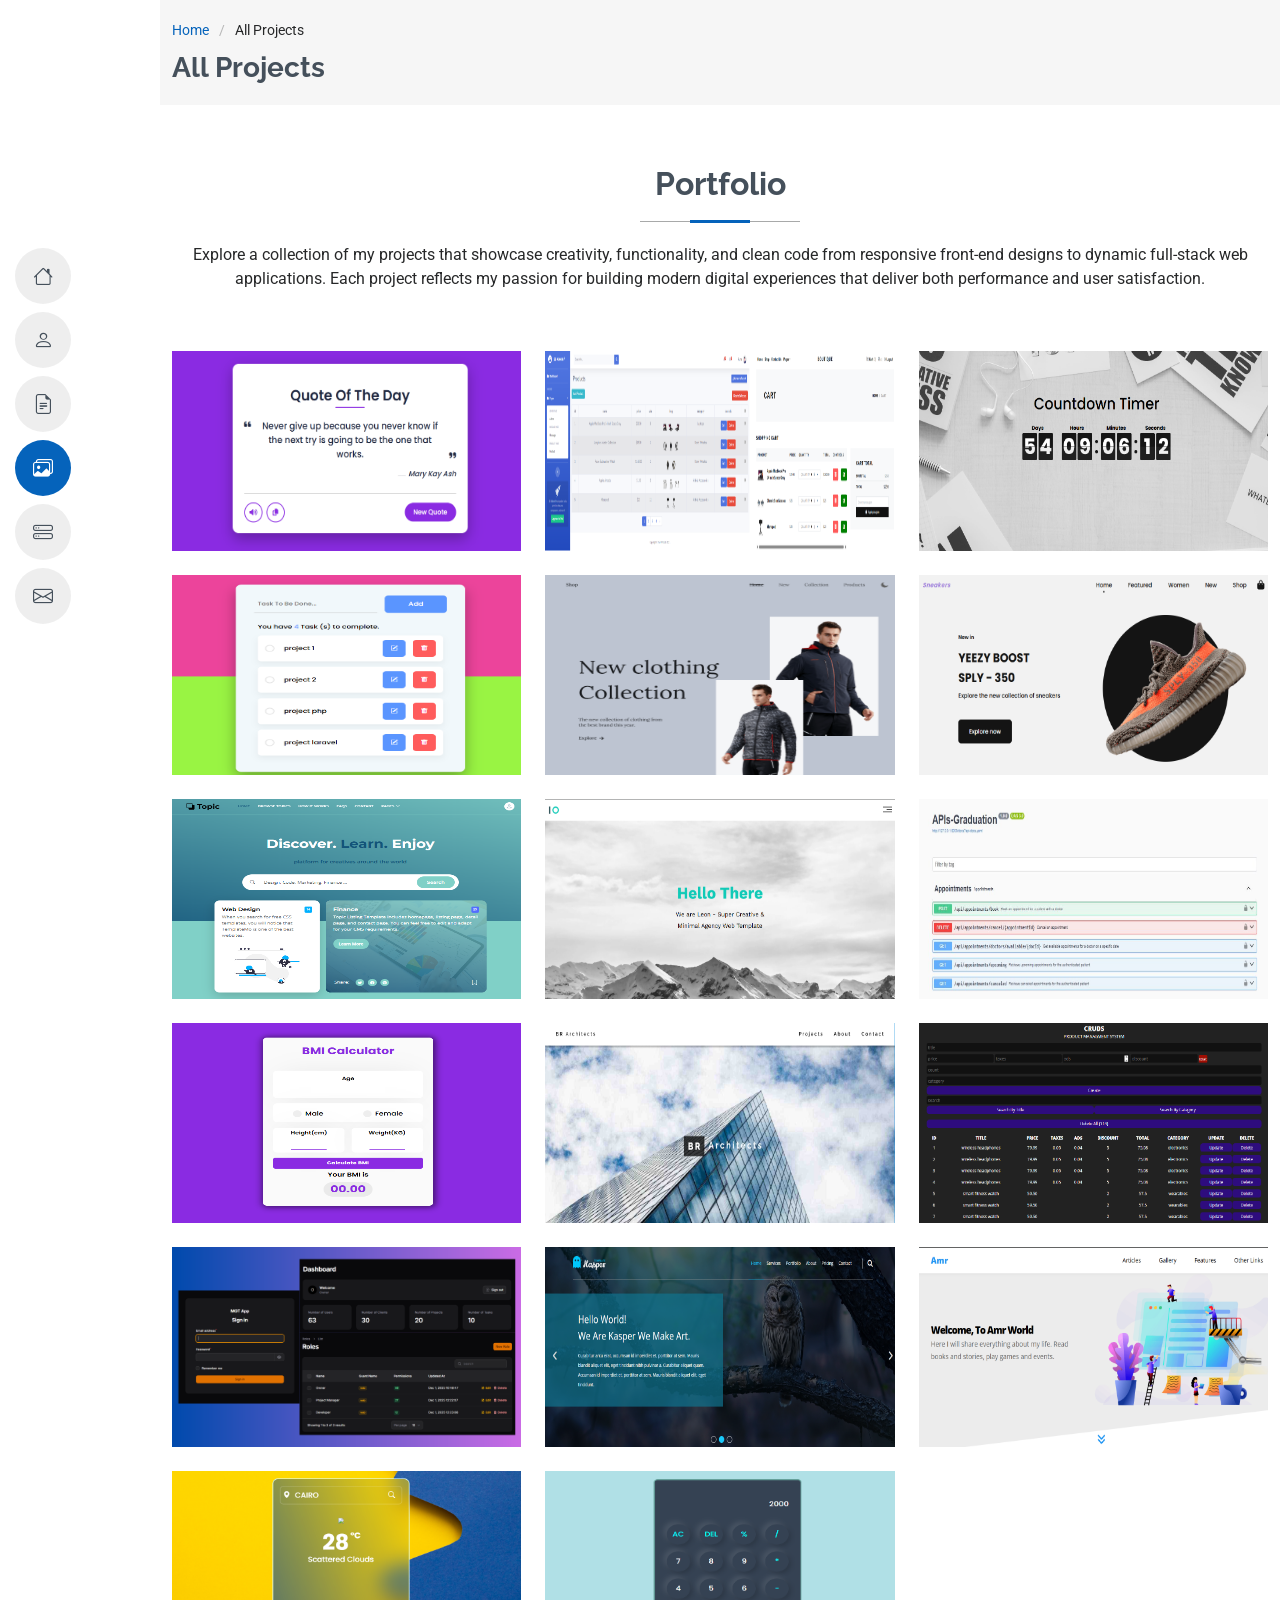
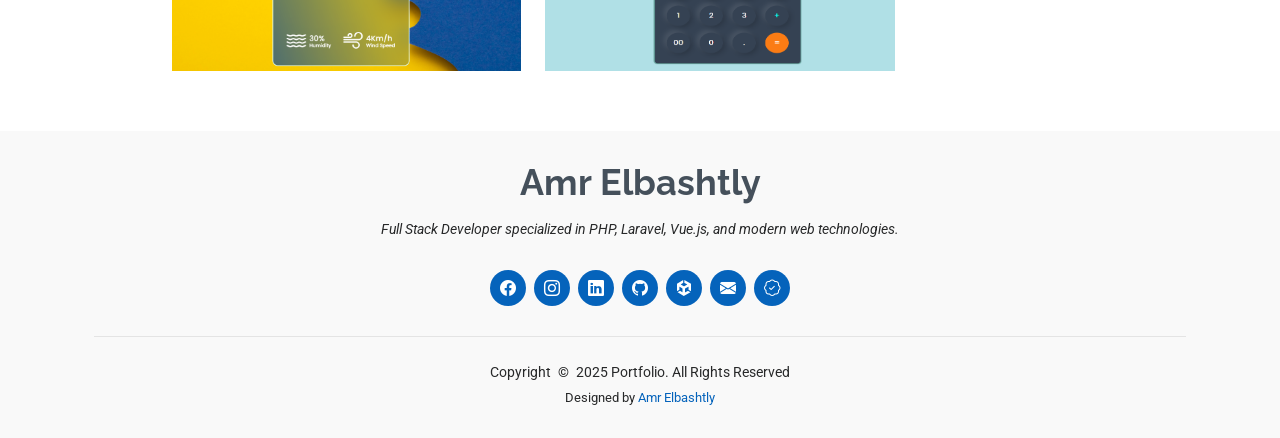
<file: viewMorePorjects.html>
<!DOCTYPE html>
<html lang="en">

<head>
    <meta charset="UTF-8">
    <meta name="viewport" content="width=device-width, initial-scale=1.0">
    <title>Portfolio - Amr Elbashtly</title>

    <!-- Favicon -->
    <link href="assets/img/favicon.ico" rel="icon">

    <!-- Fonts -->
    <link href="https://fonts.googleapis.com" rel="preconnect">
    <link href="https://fonts.gstatic.com" rel="preconnect" crossorigin>
    <link
        href="https://fonts.googleapis.com/css2?family=Roboto:ital,wght@0,100;0,300;0,400;0,500;0,700;0,900;1,100;1,300;1,400;1,500;1,700;1,900&family=Poppins:ital,wght@0,100;0,200;0,300;0,400;0,500;0,600;0,700;0,800;0,900;1,100;1,200;1,300;1,400;1,500;1,600;1,700;1,800;1,900&family=Raleway:ital,wght@0,100;0,200;0,300;0,400;0,500;0,600;0,700;0,800;0,900;1,100;1,200;1,300;1,400;1,500;1,600;1,700;1,800;1,900&display=swap"
        rel="stylesheet">

    <!-- Vendor CSS Files -->
    <link href="assets/vendor/bootstrap/css/bootstrap.min.css" rel="stylesheet">
    <link href="assets/vendor/bootstrap-icons/bootstrap-icons.css" rel="stylesheet">
    <link href="assets/vendor/aos/aos.css" rel="stylesheet">
    <link href="assets/vendor/glightbox/css/glightbox.min.css" rel="stylesheet">
    <link href="assets/vendor/swiper/swiper-bundle.min.css" rel="stylesheet">

    <!-- Main CSS File -->
    <link href="assets/css/style.css" rel="stylesheet">
</head>

<body>
    <!-- Start Header -->
    <header id="header" class="header d-flex flex-column justify-content-center">
        <i class="header-toggle d-xl-none bi bi-list"></i>
        <nav id="navmenu" class="navmenu">
            <ul>
                <li><a href="index.html#hero" class="active"><i class="bi bi-house navicon"></i><span>Home</span></a></li>
                <li><a href="index.html#about"><i class="bi bi-person navicon"></i><span>About</span></a></li>
                <li><a href="index.html#resume"><i class="bi bi-file-earmark-text navicon"></i><span>Resume</span></a></li>
                <li><a href="index.html#portfolio"><i class="bi bi-images navicon"></i><span>Portfolio</span></a></li>
                <li><a href="index.html#services"><i class="bi bi-hdd-stack navicon"></i><span>Services</span></a></li>
                <li><a href="index.html#contact"><i class="bi bi-envelope navicon"></i><span>Contact</span></a></li>
            </ul>
        </nav>
    </header>
    <!-- End Header -->

    <main class="main">
        <!-- Page Title -->
        <div class="page-title" data-aos="fade">
            <div class="container">
                <nav class="breadcrumbs">
                    <ol>
                        <li><a href="index.html">Home</a></li>
                        <li class="current">All Projects</li>
                    </ol>
                </nav>
                <h1>All Projects</h1>
            </div>
        </div>
        <!-- End Page Title -->

        <!-- Start Portfolio Section -->
        <section id="portfolio" class="portfolio section">
            <!-- Start Section Title -->
            <div class="container section-title" data-aos="fade-up">
                <h2>Portfolio</h2>
                <p>
                    Explore a collection of my projects that showcase creativity, functionality, 
                    and clean code from responsive front-end designs to dynamic full-stack web applications. 
                    Each project reflects my passion for building modern digital experiences that deliver both performance 
                    and user satisfaction.
                </p>
            </div>
            <!-- End Section Title -->

            <!-- Tab Nav -->
            <div class="container">
                <div class="isotope-layout" data-layout="masonry" data-sort="original-order">
                    <div class="row gy-4 isotope-container" data-aos="fade-up" data-aos-delay="200">
                        <!-- Start Front Content -->
                        <!-- Box 01 -->
                        <div class="col-lg-4 col-md-6 portfolio-item isotope-item filter-front">
                            <img src="assets/img/portfolio/Web/clothing-head.png" class="img-web" alt="E-Commerce Clothing">
                            <div class="portfolio-info">
                                <h4>E-Commerce Clothing</h4>
                                <p>Online Store for Fashion Trends</p>
                                <a href="assets/img/portfolio/Web/clothing-head.png" title="E-Commerce Clothing" data-gallery="portfolio-gallery-web" class="glightbox preview-link"><i class="bi bi-zoom-in"></i></a>
                                <a href="https://github.com/AmrAhmed111/Responsive-Clothing" title="More Details" class="details-link" target="_blank"><i class="bi bi-github"></i></a>
                                <a href="https://amrahmed111.github.io/Responsive-Clothing/" title="Demo" class="demo-link" target="_blank"><i class="bi bi-eye"></i></a>
                            </div>
                        </div>

                        <!-- Box 02 -->
                        <div class="col-lg-4 col-md-6 portfolio-item isotope-item filter-front">
                            <img src="assets/img/portfolio/Web/Sneaker-head.png" class="img-web" alt="E-Commerce Sneakers">
                            <div class="portfolio-info">
                                <h4>E-Commerce Sneakers</h4>
                                <p>Online Store for Sneakers Trends</p>
                                <a href="assets/img/portfolio/Web/Sneaker-head.png" title="E-Commerce Sneakers" data-gallery="portfolio-gallery-web" class="glightbox preview-link"><i class="bi bi-zoom-in"></i></a>
                                <a href="https://github.com/AmrAhmed111/Responsive_Sneakers" title="More Details" class="details-link" target="_blank"><i class="bi bi-github"></i></a>
                                <a href="https://amrahmed111.github.io/Responsive_Sneakers/" title="Demo" class="demo-link" target="_blank"><i class="bi bi-eye"></i></a>
                            </div>
                        </div>

                        <!-- Box 03 -->
                        <div class="col-lg-4 col-md-6 portfolio-item isotope-item filter-front">
                            <img src="assets/img/portfolio/Web/topic-listen-head.png" class="img-web" alt="Topic Listing">
                            <div class="portfolio-info">
                                <h4>Topic Listing</h4>
                                <p>Platform for creatives around the world</p>
                                <a href="assets/img/portfolio/Web/topic-listen-head.png" title="Topic Listing" data-gallery="portfolio-gallery-web" class="glightbox preview-link"><i class="bi bi-zoom-in"></i></a>
                                <a href="https://github.com/AmrAhmed111/Topic-Listing" title="More Details" class="details-link" target="_blank"><i class="bi bi-github"></i></a>
                                <a href="https://amrahmed111.github.io/Topic-Listing/" title="Demo" class="demo-link" target="_blank"><i class="bi bi-eye"></i></a>
                            </div>
                        </div>

                        <!-- Box 04 -->
                        <div class="col-lg-4 col-md-6 portfolio-item isotope-item filter-front">
                            <img src="assets/img/portfolio/Web/Template-1.png" class="img-web" alt="Template One">
                            <div class="portfolio-info">
                                <h4>Template One</h4>
                                <p>We are Leon - Super Creative & Minimal Agency Web Template</p>
                                <a href="assets/img/portfolio/Web/Template-1.png" title="Template One" data-gallery="portfolio-gallery-web" class="glightbox preview-link"><i class="bi bi-zoom-in"></i></a>
                                <a href="https://github.com/AmrAhmed111/HTML_And_CSS_Template_One" title="More Details" class="details-link" target="_blank"><i class="bi bi-github"></i></a>
                                <a href="https://amrahmed111.github.io/HTML_And_CSS_Template_One/" title="Demo" class="demo-link" target="_blank"><i class="bi bi-eye"></i></a>
                            </div>
                        </div>

                        <!-- Box 05 -->
                        <div class="col-lg-4 col-md-6 portfolio-item isotope-item filter-front">
                            <img src="assets/img/portfolio/Web/Template-2.png" class="img-web" alt="Template Two">
                            <div class="portfolio-info">
                                <h4>Template Two</h4>
                                <p>We Are Kasper We Make Art</p>
                                <a href="assets/img/portfolio/Web/Template-2.png" title="Template Two" data-gallery="portfolio-gallery-web" class="glightbox preview-link"><i class="bi bi-zoom-in"></i></a>
                                <a href="https://github.com/AmrAhmed111/HTML_And_CSS_Template_Two" title="More Details" class="details-link" target="_blank"><i class="bi bi-github"></i></a>
                                <a href="https://amrahmed111.github.io/HTML_And_CSS_Template_Two/" title="Demo" class="demo-link" target="_blank"><i class="bi bi-eye"></i></a>
                            </div>
                        </div>

                        <!-- Box 06 -->
                        <div class="col-lg-4 col-md-6 portfolio-item isotope-item filter-front">
                            <img src="assets/img/portfolio/Web/Template-3.png" class="img-web" alt="Template Three">
                            <div class="portfolio-info">
                                <h4>Template Three</h4>
                                <p>Here I will share everything about my life. Read books and stories, play games and events.</p>
                                <a href="assets/img/portfolio/Web/Template-3.png" title="Template Three" data-gallery="portfolio-gallery-web" class="glightbox preview-link"><i class="bi bi-zoom-in"></i></a>
                                <a href="https://github.com/AmrAhmed111/HTML_And_CSS_Template_Three" title="More Details" class="details-link" target="_blank"><i class="bi bi-github"></i></a>
                                <a href="https://amrahmed111.github.io/HTML_And_CSS_Template_Three/" title="Demo" class="demo-link" target="_blank"><i class="bi bi-eye"></i></a>
                            </div>
                        </div>

                        <!-- Box 07 -->
                        <div class="col-lg-4 col-md-6 portfolio-item isotope-item filter-front">
                            <img src="assets/img/portfolio/Web/BR-Architects.png" class="img-web" alt="BR Architects">
                            <div class="portfolio-info">
                                <h4>BR Architects</h4>
                                <p>This project showcases a clean and professional design for an architecture firm's online presence.</p>
                                <a href="assets/img/portfolio/Web/BR-Architects.png" title="BR Architects" data-gallery="portfolio-gallery-web" class="glightbox preview-link"><i class="bi bi-zoom-in"></i></a>
                                <a href="https://github.com/AmrAhmed111/Archtiects-Template" title="More Details" class="details-link" target="_blank"><i class="bi bi-github"></i></a>
                                <a href="https://amrahmed111.github.io/Archtiects-Template/" title="Demo" class="demo-link" target="_blank"><i class="bi bi-eye"></i></a>
                            </div>
                        </div>
                        <!-- End Front Content -->

                        <!-- Start Back Content -->
                        <!-- Box 01 -->
                        <div class="col-lg-4 col-md-6 portfolio-item isotope-item filter-back">
                            <img src="assets/img/portfolio/Web/cart-dashboard.png" class="img-web" alt="E-commerce">
                            <div class="portfolio-info">
                                <h4>E-commerce</h4>
                                <p>A full PHP & AJAX e-commerce system <br> with frontend shop and admin dashboard.</p>
                                <a href="assets/img/portfolio/Web/cart-dashboard.png" title="E-commerce Platform" data-gallery="portfolio-gallery-web" class="glightbox preview-link"><i class="bi bi-zoom-in"></i></a>
                                <a href="https://github.com/AmrAhmed111/E-Commerce" title="More Details" class="details-link" target="_blank"><i class="bi bi-github"></i></a>
                            </div>
                        </div>

                        <!-- Box 02 -->
                        <div class="col-lg-4 col-md-6 portfolio-item isotope-item filter-back">
                            <img src="assets/img/portfolio/Web/APIS-Graduation.jpg" class="img-web" alt="APIs Graduation">
                            <div class="portfolio-info">
                                <h4>APIs Graduation</h4>
                                <p>HealthMate – Hospital Management System (Back-End)</p>
                                <a href="assets/img/portfolio/Web/APIS-Graduation.jpg" title="APIs Graduation" data-gallery="portfolio-gallery-web" class="glightbox preview-link"><i class="bi bi-zoom-in"></i></a>
                                <a href="https://github.com/AmrAhmed111/APIs-Graduation" title="More Details" class="details-link" target="_blank"><i class="bi bi-github"></i></a>
                            </div>
                        </div>

                        <!-- Box 03 -->
                        <div class="col-lg-4 col-md-6 portfolio-item isotope-item filter-back">
                            <img src="assets/img/portfolio/Web/MGT-APP.png" class="img-web" alt="MGT-APP">
                            <div class="portfolio-info">
                                <h4>MGT-APP</h4>
                                <p>Laravel 12 + Filament 4 management system with auth, roles, and a polished admin panel.</p>
                                <a href="assets/img/portfolio/Web/MGT-APP.png" title="MGT-APP" data-gallery="portfolio-gallery-web" class="glightbox preview-link"><i class="bi bi-zoom-in"></i></a>
                                <a href="https://github.com/AmrAhmed111/MGT-APP" title="More Details" class="details-link" target="_blank"><i class="bi bi-github"></i></a>
                            </div>
                        </div>
                        <!-- End Back Content -->

                        <!-- Start Toutrial Content -->
                        <!-- Box 01 -->
                        <div class="col-lg-4 col-md-6 portfolio-item isotope-item filter-tutorial">
                            <img src="assets/img/portfolio/Tutorial/CRUD.png" class="img-tutorial" alt="CRUDS">
                            <div class="portfolio-info">
                                <h4>CRUDS</h4>
                                <p>Product managment system</p>
                                <a href="assets/img/portfolio/Tutorial/CRUD.png" title="CRUDS" data-gallery="portfolio-gallery-tutorial" class="glightbox preview-link"><i class="bi bi-zoom-in"></i></a>
                                <a href="https://github.com/AmrAhmed111/CRUDS" title="More Details" class="details-link" target="_blank"><i class="bi bi-github"></i></a>
                                <a href="https://amrahmed111.github.io/CRUDS/" title="Demo" class="demo-link" target="_blank"><i class="bi bi-eye"></i></a>
                            </div>
                        </div>

                        <!-- Box 02 -->
                        <div class="col-lg-4 col-md-6 portfolio-item isotope-item filter-tutorial">
                            <img src="assets/img/portfolio/Tutorial/Countdown-timer.png" class="img-tutorial" alt="Count Down Timer">
                            <div class="portfolio-info">
                                <h4>Count Down Timer</h4>
                                <p>Count Down Timer</p>
                                <a href="assets/img/portfolio/Tutorial/Countdown-timer.png" title="Count Down Timer" data-gallery="portfolio-gallery-tutorial" class="glightbox preview-link"><i class="bi bi-zoom-in"></i></a>
                                <a href="https://github.com/AmrAhmed111/Countdown-Time" title="More Details" class="details-link" target="_blank"><i class="bi bi-github"></i></a>
                                <a href="https://amrahmed111.github.io/Countdown-Time/" title="Demo" class="demo-link" target="_blank"><i class="bi bi-eye"></i></a>
                            </div>
                        </div>

                        <!-- Box 03 -->
                        <div class="col-lg-4 col-md-6 portfolio-item isotope-item filter-tutorial">
                            <img src="assets/img/portfolio/Tutorial/Weather.png" class="img-tutorial" alt="Weather">
                            <div class="portfolio-info">
                                <h4>Weather</h4>
                                <p>Weather</p>
                                <a href="assets/img/portfolio/Tutorial/Weather.png" title="Weather" data-gallery="portfolio-gallery-tutorial" class="glightbox preview-link"><i class="bi bi-zoom-in"></i></a>
                                <a href="https://github.com/AmrAhmed111/Weather" title="More Details" class="details-link" target="_blank"><i class="bi bi-github"></i></a>
                                <a href="https://amrahmed111.github.io/Weather/" title="Demo" class="demo-link" target="_blank"><i class="bi bi-eye"></i></a>
                            </div>
                        </div>

                        <!-- Box 04 -->
                        <div class="col-lg-4 col-md-6 portfolio-item isotope-item filter-tutorial">
                            <img src="assets/img/portfolio/Tutorial/Calculator.png" class="img-tutorial" alt="Calculator">
                            <div class="portfolio-info">
                                <h4>Calculator</h4>
                                <p>Calculator</p>
                                <a href="assets/img/portfolio/Tutorial/Calculator.png" title="Calculator" data-gallery="portfolio-gallery-tutorial" class="glightbox preview-link"><i class="bi bi-zoom-in"></i></a>
                                <a href="https://github.com/AmrAhmed111/Calculator" title="More Details" class="details-link" target="_blank"><i class="bi bi-github"></i></a>
                                <a href="https://amrahmed111.github.io/Calculator/" title="Demo" class="demo-link" target="_blank"><i class="bi bi-eye"></i></a>
                            </div>
                        </div>

                        <!-- Box 05 -->
                        <div class="col-lg-4 col-md-6 portfolio-item isotope-item filter-tutorial">
                            <img src="assets/img/portfolio/Tutorial/BMI-Calculator.png" class="img-tutorial" alt="BMI-Calculator">
                            <div class="portfolio-info">
                                <h4>BMI-Calculator</h4>
                                <p>BMI-Calculator</p>
                                <a href="assets/img/portfolio/Tutorial/BMI-Calculator.png" title="BMI-Calculator" data-gallery="portfolio-gallery-tutorial" class="glightbox preview-link"><i class="bi bi-zoom-in"></i></a>
                                <a href="https://github.com/AmrAhmed111/BMI-Calculator" title="More Details" class="details-link" target="https://github.com/AmrAhmed111/BMI-Calculator"><i class="bi bi-github"></i></a>
                                <a href="https://amrahmed111.github.io/BMI-Calculator/" title="Demo" class="demo-link" target="_blank"><i class="bi bi-eye"></i></a>
                            </div>
                        </div>

                        <!-- Box 06 -->
                        <div class="col-lg-4 col-md-6 portfolio-item isotope-item filter-tutorial">
                            <img src="assets/img/portfolio/Tutorial/Quote-Generate.png" class="img-tutorial" alt="Quote Generate">
                            <div class="portfolio-info">
                                <h4>Quote Generate</h4>
                                <p>Quote Generate</p>
                                <a href="assets/img/portfolio/Tutorial/Quote-Generate.png" title="Quote Generate" data-gallery="portfolio-gallery-tutorial" class="glightbox preview-link"><i class="bi bi-zoom-in"></i></a>
                                <a href="https://github.com/AmrAhmed111/Quote-Generate" title="More Details" class="details-link" target="_blank"><i class="bi bi-github"></i></a>
                                <a href="https://amrahmed111.github.io/Quote-Generate/" title="Demo" class="demo-link" target="_blank"><i class="bi bi-eye"></i></a>
                            </div>
                        </div>

                        <!-- Box 07 -->
                        <div class="col-lg-4 col-md-6 portfolio-item isotope-item filter-tutorial">
                            <img src="assets/img/portfolio/Tutorial/to-do-list.png" class="img-tutorial" alt="TO DO LIST">
                            <div class="portfolio-info">
                                <h4>TO DO LIST</h4>
                                <p>TO DO LIST</p>
                                <a href="assets/img/portfolio/Tutorial/to-do-list.png" title="TO DO LIST" data-gallery="portfolio-gallery-tutorial" class="glightbox preview-link"><i class="bi bi-zoom-in"></i></a>
                                <a href="https://github.com/AmrAhmed111/TO-DO_List_APP" title="More Details" class="details-link" target="_blank"><i class="bi bi-github"></i></a>
                                <a href="https://amrahmed111.github.io/TO-DO_List_APP/" title="Demo" class="demo-link" target="_blank"><i class="bi bi-eye"></i></a>
                            </div>
                        </div>
                        <!-- End Toutrial Content -->
                    </div>
                </div>
                <!-- End Portfolio Container -->
            </div>
        </section>
        <!-- End Portfolio Section -->
    </main>

    <!-- Start Footer -->
    <footer id="footer" class="footer position-relative light-background">
        <div class="container">
            <h3 class="sitename">Amr Elbashtly</h3>
            <p>
                Full Stack Developer specialized in PHP, Laravel, Vue.js, and modern web technologies.
            </p>
            <div class="social-links d-flex justify-content-center">
                <a href="https://www.facebook.com/amr.elbashatly.7/" target="_blank"><i class="bi bi-facebook"></i></a>
                <a href="https://www.instagram.com/amrelbashatly/" target="_blank"><i class="bi bi-instagram"></i></a>
                <a href="https://www.linkedin.com/in/amr-elbashtly-b25810222/" target="_blank"><i class="bi bi-linkedin"></i></a>
                <a href="https://github.com/AmrAhmed111" target="_blank"><i class="bi bi-github"></i></a>
                <a href="https://codepen.io/AmrAhmed1" target="_blank"><i class="bi bi-unity"></i></a>
                <a href="https://mail.google.com/mail/?view=cm&fs=1&to=amr3ahmed002@gmail.com&su=Work%20Inquiry%20-%20Hiring%20Amr%20Ahmed&body=Hello%20Amr%2C%0D%0A%0D%0AI%27m%20interested%20in%20working%20with%20you%20on%20a%20project.%0D%0A%0D%0AProject%20Type%3A%20Front-End%20%7C%20Back-End%20%7C%20Full%20Stack%0D%0A%0D%0APlease%20share%20your%20availability%20and%20rates.%0D%0A%0D%0AThanks%2C%0D%0A%5BYour%20Name%5D" 
                    target="_blank" 
                    title="Contact Me"><i class="bi bi-envelope-fill gmail-icon"></i>
                </a>
                <a href="certification.html"><i class="bi bi-patch-check"></i></a>
            </div>
            <div class="container">
                <div class="copyright">
                    <span>Copyright</span> <strong class="px-1 sitename">©</strong> <span>2025 Portfolio. All Rights Reserved</span>
                </div>
                <div class="credits">
                    Designed by <a href="#">Amr Elbashtly</a>
                </div>
            </div>
        </div>
    </footer>
    <!-- End Footer -->

    <!-- Scroll Top -->
    <a href="#" id="scroll-top" class="scroll-top d-flex align-items-center justify-content-center"><i
            class="bi bi-arrow-up-short"></i></a>

    <!-- Preloader -->
    <div id="preloader"></div>

    <!-- Vendor JS Files -->
    <script src="assets/vendor/bootstrap/js/bootstrap.bundle.min.js"></script>
    <script src="assets/vendor/php-email-form/validate.js"></script>
    <script src="assets/vendor/aos/aos.js"></script>
    <script src="assets/vendor/typed.js/typed.umd.js"></script>
    <script src="assets/vendor/purecounter/purecounter_vanilla.js"></script>
    <script src="assets/vendor/waypoints/noframework.waypoints.js"></script>
    <script src="assets/vendor/glightbox/js/glightbox.min.js"></script>
    <script src="assets/vendor/imagesloaded/imagesloaded.pkgd.min.js"></script>
    <script src="assets/vendor/isotope-layout/isotope.pkgd.min.js"></script>
    <script src="assets/vendor/swiper/swiper-bundle.min.js"></script>

    <!-- Main JS File -->
    <script src="assets/js/main.js"></script>
    <script src="assets/js/randomDisplay.js"></script>
</body>

</html>
</file>
<file: assets/css/style.css>
/*--------------------------------------------------------------
# Font & Color Variables
# Help: https://bootstrapmade.com/color-system/
--------------------------------------------------------------*/
/* Fonts */
:root {
    --default-font: "Roboto", system-ui, -apple-system, "Segoe UI", Roboto, "Helvetica Neue", Arial, "Noto Sans", "Liberation Sans", sans-serif, "Apple Color Emoji", "Segoe UI Emoji", "Segoe UI Symbol", "Noto Color Emoji";
    --heading-font: "Raleway", sans-serif;
    --nav-font: "Poppins", sans-serif;
}

/* Global Colors - The following color variables are used throughout the website. Updating them here will change the color scheme of the entire website */
:root {
    --background-color: #ffffff;
    /* Background color for the entire website, including individual sections */
    --default-color: #272829;
    /* Default color used for the majority of the text content across the entire website */
    --heading-color: #45505b;
    /* Color for headings, subheadings and title throughout the website */
    --accent-color: #0563bb;
    /* Accent color that represents your brand on the website. It's used for buttons, links, and other elements that need to stand out */
    --surface-color: #ffffff;
    /* The surface color is used as a background of boxed elements within sections, such as cards, icon boxes, or other elements that require a visual separation from the global background. */
    --contrast-color: #ffffff;
    /* Contrast color for text, ensuring readability against backgrounds of accent, heading, or default colors. */
}

/* Nav Menu Colors - The following color variables are used specifically for the navigation menu. They are separate from the global colors to allow for more customization options */
:root {
    --nav-color: #45505b;
    /* The default color of the main navmenu links */
    --nav-hover-color: #0563bb;
    /* Applied to main navmenu links when they are hovered over or active */
    --nav-mobile-background-color: #ffffff;
    /* Used as the background color for mobile navigation menu */
    --nav-dropdown-background-color: #ffffff;
    /* Used as the background color for dropdown items that appear when hovering over primary navigation items */
    --nav-dropdown-color: #212529;
    /* Used for navigation links of the dropdown items in the navigation menu. */
    --nav-dropdown-hover-color: #0563bb;
    /* Similar to --nav-hover-color, this color is applied to dropdown navigation links when they are hovered over. */
}

/* Color Presets - These classes override global colors when applied to any section or element, providing reuse of the sam color scheme. */
.light-background {
    --background-color: #f9f9f9;
    --surface-color: #ffffff;
}

.dark-background {
    --background-color: #060606;
    --default-color: #ffffff;
    --heading-color: #ffffff;
    --surface-color: #252525;
    --contrast-color: #ffffff;
}

/* Smooth scroll */
:root {
    scroll-behavior: smooth;
}

/*--------------------------------------------------------------
# General Styling & Shared Classes
--------------------------------------------------------------*/
body {
    color: var(--default-color);
    background-color: var(--background-color);
    font-family: var(--default-font);
}

a {
    color: var(--accent-color);
    text-decoration: none;
    transition: 0.3s;
}

a:hover {
    color: color-mix(in srgb, var(--accent-color), transparent 25%);
    text-decoration: none;
}

h1,
h2,
h3,
h4,
h5,
h6 {
    color: var(--heading-color);
    font-family: var(--heading-font);
}

/*--------------------------------------------------------------
# Global Header
--------------------------------------------------------------*/
.header {
    color: var(--default-color);
    position: fixed;
    top: 0;
    left: 0;
    bottom: 0;
    padding: 0 15px;
    transition: all ease-in-out 0.3s;
    overflow-y: auto;
    z-index: 997;
    min-width: 200px;
}

@media (max-width: 1199px) {
    .header {
        background-color: var(--background-color);
        border-right: 1px solid color-mix(in srgb, var(--default-color), transparent 90%);
        left: -100%;
    }
}

@media (min-width: 1200px) and (max-width: 1600px) {
    .header~main {
        margin-left: 160px;
    }

    .header~main .hero {
        margin-left: -160px;
        width: 100vw;
    }
}

.header.header-show {
    left: 0;
}

.header .header-toggle {
    color: var(--contrast-color);
    background-color: var(--accent-color);
    font-size: 22px;
    display: flex;
    align-items: center;
    justify-content: center;
    width: 40px;
    height: 40px;
    border-radius: 50%;
    cursor: pointer;
    position: fixed;
    top: 15px;
    right: 15px;
    z-index: 9999;
    transition: background-color 0.3s;
}

.header .header-toggle:hover {
    color: var(--contrast-color);
    background-color: color-mix(in srgb, var(--accent-color) 90%, white 15%);
}

/*--------------------------------------------------------------
# Navigation Menu
--------------------------------------------------------------*/
.navmenu {
    padding: 0;
    z-index: 9997;
}

.navmenu ul {
    list-style: none;
    padding: 0 0 20px 0;
    margin: 0;
    width: 140px;
}

.navmenu a,
.navmenu a:focus {
    color: var(--nav-color);
    font-family: var(--nav-font);
    display: flex;
    align-items: center;
    padding: 10px 18px;
    margin-bottom: 8px;
    font-size: 15px;
    border-radius: 50px;
    background: color-mix(in srgb, var(--default-color), transparent 92%);
    height: 56px;
    width: 100%;
    overflow: hidden;
    transition: 0.3s;
}

.navmenu a i,
.navmenu a:focus i {
    font-size: 20px;
}

.navmenu a span,
.navmenu a:focus span {
    padding: 0 5px 0 7px;
}

@media (min-width: 992px) {

    .navmenu a,
    .navmenu a:focus {
        max-width: 56px;
    }

    .navmenu a span,
    .navmenu a:focus span {
        display: none;
    }
}

.navmenu a:hover,
.navmenu .active,
.navmenu .active:focus,
.navmenu li:hover>a {
    color: var(--contrast-color);
    background: var(--nav-hover-color);
}

.navmenu a:hover,
.navmenu li:hover>a {
    max-width: 100%;
    color: var(--contrast-color);
}

.navmenu a:hover span,
.navmenu li:hover>a span {
    display: block;
}

/*--------------------------------------------------------------
# Global Footer
--------------------------------------------------------------*/
.footer {
    color: var(--default-color);
    background-color: var(--background-color);
    font-size: 14px;
    text-align: center;
    padding: 30px 0;
    position: relative;
}

.footer h3 {
    font-size: 36px;
    font-weight: 700;
    position: relative;
    padding: 0;
    margin: 0 0 15px 0;
}

.footer p {
    font-size: 15;
    font-style: italic;
    padding: 0;
    margin: 0 0 30px 0;
}

.footer .social-links {
    margin: 0 0 30px 0;
}

.footer .social-links a {
    font-size: 16px;
    display: flex;
    align-items: center;
    justify-content: center;
    background: var(--accent-color);
    color: var(--contrast-color);
    line-height: 1;
    margin: 0 4px;
    border-radius: 50%;
    text-align: center;
    width: 36px;
    height: 36px;
    transition: 0.3s;
}

.footer .social-links a:hover {
    background: color-mix(in srgb, var(--accent-color), transparent 20%);
    text-decoration: none;
}

.footer .copyright {
    padding-top: 25px;
    border-top: 1px solid color-mix(in srgb, var(--default-color), transparent 90%);
}

.footer .credits {
    font-size: 13px;
    padding-top: 5px;
}

/*--------------------------------------------------------------
# Scroll Top Button
--------------------------------------------------------------*/
.scroll-top {
    position: fixed;
    visibility: hidden;
    opacity: 0;
    right: 15px;
    bottom: -15px;
    z-index: 99999;
    background-color: var(--accent-color);
    width: 44px;
    height: 44px;
    border-radius: 50px;
    transition: all 0.4s;
}

.scroll-top i {
    font-size: 24px;
    color: var(--contrast-color);
    line-height: 0;
}

.scroll-top:hover {
    background-color: color-mix(in srgb, var(--accent-color), transparent 20%);
    color: var(--contrast-color);
}

.scroll-top.active {
    visibility: visible;
    opacity: 1;
    bottom: 15px;
}

/*--------------------------------------------------------------
# Preloader
--------------------------------------------------------------*/
#preloader {
    position: fixed;
    inset: 0;
    z-index: 999999;
    overflow: hidden;
    background: var(--background-color);
    transition: all 0.6s ease-out;
}

#preloader:before {
    content: "";
    position: fixed;
    top: calc(50% - 30px);
    left: calc(50% - 30px);
    border: 6px solid #ffffff;
    border-color: var(--accent-color) transparent var(--accent-color) transparent;
    border-radius: 50%;
    width: 60px;
    height: 60px;
    animation: animate-preloader 1.5s linear infinite;
}

@keyframes animate-preloader {
    0% {
        transform: rotate(0deg);
    }

    100% {
        transform: rotate(360deg);
    }
}

/*--------------------------------------------------------------
# Disable aos animation delay on mobile devices
--------------------------------------------------------------*/
@media screen and (max-width: 768px) {
    [data-aos-delay] {
        transition-delay: 0 !important;
    }
}

/*--------------------------------------------------------------
# Global Page Titles & Breadcrumbs
--------------------------------------------------------------*/
.page-title {
    --background-color: color-mix(in srgb, var(--default-color), transparent 96%);
    color: var(--default-color);
    background-color: var(--background-color);
    padding: 20px 0;
    position: relative;
}

.page-title h1 {
    font-size: 28px;
    font-weight: 700;
    margin: 0;
}

.page-title .breadcrumbs ol {
    display: flex;
    flex-wrap: wrap;
    list-style: none;
    padding: 0 0 10px 0;
    margin: 0;
    font-size: 14px;
    font-weight: 400;
}

.page-title .breadcrumbs ol li+li {
    padding-left: 10px;
}

.page-title .breadcrumbs ol li+li::before {
    content: "/";
    display: inline-block;
    padding-right: 10px;
    color: color-mix(in srgb, var(--default-color), transparent 70%);
}

/*--------------------------------------------------------------
# Global Sections
--------------------------------------------------------------*/
section,
.section {
    color: var(--default-color);
    background-color: var(--background-color);
    padding: 60px 0;
    overflow: clip;
}

/*--------------------------------------------------------------
# Global Section Titles
--------------------------------------------------------------*/
.section-title {
    text-align: center;
    padding-bottom: 60px;
    position: relative;
}

.section-title h2 {
    font-size: 32px;
    font-weight: 700;
    margin-bottom: 20px;
    padding-bottom: 20px;
    position: relative;
}

.section-title h2:before {
    content: "";
    position: absolute;
    display: block;
    width: 160px;
    height: 1px;
    background: color-mix(in srgb, var(--default-color), transparent 60%);
    left: 0;
    right: 0;
    bottom: 1px;
    margin: auto;
}

.section-title h2::after {
    content: "";
    position: absolute;
    display: block;
    width: 60px;
    height: 3px;
    background: var(--accent-color);
    left: 0;
    right: 0;
    bottom: 0;
    margin: auto;
}

.section-title p {
    margin-bottom: 0;
}

/* Start Hero Section */
.hero {
    width: 100%;
    min-height: 100vh;
    position: relative;
    padding: 80px 0;
    display: flex;
    align-items: center;
    justify-content: center;
}

.hero img {
    position: absolute;
    display: block;
    right: 0;
    bottom: 0;
    object-fit: cover;
    z-index: 1;
    height: 100%;
}

@media (431px < width < 767px) {
    .hero img {
        right: -8rem;
    }
}

@media (max-width: 431px) {
    .hero img {
        right: -14rem;
    }

    .size-small {
        font-size: 15px;
    }
}

.hero:before {
    content: "";
    background: color-mix(in srgb, var(--background-color), transparent 30%);
    position: absolute;
    inset: 0;
    z-index: 2;
}

.hero .container {
    position: relative;
    z-index: 3;
}

.hero h2 {
    margin: 0;
    font-size: 64px;
    font-weight: 700;
}

.hero p {
    margin: 5px 0 0 0;
    font-size: 26px;
}

.hero p span {
    letter-spacing: 1px;
    border-bottom: 2px solid var(--accent-color);
}

.hero .social-links {
    margin-top: 25px;
}

.hero .social-links a {
    font-size: 20px;
    display: inline-block;
    color: color-mix(in srgb, var(--default-color), transparent 30%);
    line-height: 1;
    margin-right: 20px;
    transition: 0.3s;
}

.hero .social-links .facebook:hover,
.hero .social-links .linkedin:hover {
    color: var(--accent-color);
}

.hero .social-links .instagram:hover {
    background: linear-gradient(45deg, #f09433, #e6683c, #dc2743, #cc2366, #bc1888);
    -webkit-background-clip: text;
    -webkit-text-fill-color: transparent;
    background-clip: text;
}

.hero .social-links .github:hover, 
.hero .social-links .codepen:hover {
    color: #24292f;
}

.hero .social-links .gmail:hover {
    color: #DB4437;
}

@media (max-width: 768px) {
    .hero h2 {
        font-size: 32px;
    }

    .hero p {
        font-size: 20px;
    }
}

/* End Hero Section */

/* Start About Section */
.about .content h2 {
    font-weight: 700;
    font-size: 24px;
}

.about .content ul {
    list-style: none;
    padding: 0;
}

.about .content ul li {
    margin-bottom: 20px;
    display: flex;
    align-items: center;
}

.about .content ul strong {
    margin-right: 10px;
}

.about .content ul i {
    font-size: 16px;
    margin-right: 5px;
    color: var(--accent-color);
    line-height: 0;
}

/* End About Section */

/* Start Status Section */
.stats i {
    background-color: var(--accent-color);
    color: var(--contrast-color);
    width: 54px;
    height: 54px;
    font-size: 24px;
    border-radius: 50px;
    display: inline-flex;
    align-items: center;
    justify-content: center;
    position: relative;
    z-index: 1;
}

.stats .stats-item {
    margin-top: 10px;
    width: 100%;
    position: relative;
    text-align: center;
    z-index: 0;
}

.stats .stats-item span {
    font-size: 36px;
    display: block;
    font-weight: 700;
    color: color-mix(in srgb, var(--default-color), transparent 20%);
}

.stats .stats-item p {
    padding: 0;
    margin: 0;
    color: color-mix(in srgb, var(--default-color), transparent 50%);
    font-size: 16px;
}

/* End Status Section */

/* Start Skills Section */
.skills .progress {
    height: 60px;
    display: block;
    background: none;
    border-radius: 0;
}

.skills .progress .skill {
    color: var(--heading-color);
    padding: 0;
    margin: 0 0 6px 0;
    text-transform: uppercase;
    display: block;
    font-weight: 600;
    font-family: var(--heading-font);
}

.skills .progress .skill .val {
    float: right;
    font-style: normal;
}

.skills .progress-bar-wrap {
    background: color-mix(in srgb, var(--default-color), transparent 90%);
    height: 10px;
}

.skills .progress-bar {
    width: 1px;
    height: 10px;
    transition: 0.9s;
    background-color: var(--accent-color);
}

/* End Skills Section */

/* Start Resume Section */
.resume .resume-title {
    color: var(--heading-color);
    font-size: 26px;
    font-weight: 700;
    margin-top: 20px;
    margin-bottom: 20px;
}

.resume .resume-item {
    padding: 0 0 20px 20px;
    margin-top: -2px;
    border-left: 2px solid var(--accent-color);
    position: relative;
}

.resume .resume-item h4 {
    line-height: 18px;
    font-size: 18px;
    font-weight: 600;
    text-transform: uppercase;
    color: color-mix(in srgb, var(--default-color), transparent 20%);
    margin-bottom: 10px;
}

.resume .resume-item h5 {
    font-size: 16px;
    padding: 5px 15px;
    display: inline-block;
    font-weight: 600;
    margin-bottom: 10px;
}

.resume .resume-item ul {
    padding-left: 20px;
}

.resume .resume-item ul li {
    padding-bottom: 10px;
}

.resume .resume-item:last-child {
    padding-bottom: 0;
}

.resume .resume-item::before {
    content: "";
    position: absolute;
    width: 16px;
    height: 16px;
    border-radius: 50px;
    left: -9px;
    top: 0;
    background: var(--background-color);
    border: 2px solid var(--accent-color);
}

/* End Resume Section */

/* Start Portfolio Section */
.portfolio .portfolio-filters {
    padding: 0;
    margin: 0 auto 20px auto;
    list-style: none;
    text-align: center;
}

.portfolio .portfolio-filters li {
    cursor: pointer;
    display: inline-block;
    padding: 8px 20px 10px 20px;
    margin: 0;
    font-size: 15px;
    font-weight: 500;
    line-height: 1;
    margin-bottom: 5px;
    border-radius: 50px;
    transition: all 0.3s ease-in-out;
    font-family: var(--heading-font);
}

.portfolio .portfolio-filters li:hover,
.portfolio .portfolio-filters li.filter-active {
    color: var(--contrast-color);
    background-color: var(--accent-color);
}

.portfolio .portfolio-filters li:first-child {
    margin-left: 0;
}

.portfolio .portfolio-filters li:last-child {
    margin-right: 0;
}

@media (max-width: 575px) {
    .portfolio .portfolio-filters li {
        font-size: 14px;
        margin: 0 0 10px 0;
    }
}

.portfolio .portfolio-item {
    position: relative;
    overflow: hidden;
}

.portfolio .portfolio-item .portfolio-info {
    opacity: 0;
    position: absolute;
    left: 12px;
    right: 12px;
    bottom: -100%;
    z-index: 3;
    transition: all ease-in-out 0.5s;
    background: color-mix(in srgb, var(--background-color), transparent 10%);
    padding: 15px;
}

.portfolio .portfolio-item .portfolio-info h4 {
    font-size: 18px;
    font-weight: 600;
    padding-right: 50px;
}

.portfolio .portfolio-item .portfolio-info p {
    color: color-mix(in srgb, var(--default-color), transparent 30%);
    font-size: 14px;
    margin-bottom: 8px;
    padding-right: 50px;
}

.portfolio .portfolio-item .portfolio-info .preview-link,
.portfolio .portfolio-item .portfolio-info .details-link,
.portfolio .portfolio-item .portfolio-info .demo-link {
    padding-left: 5px;
    font-size: 24px;
    top: calc(50% - 14px);
    color: color-mix(in srgb, var(--default-color), transparent 30%);
    transition: 0.3s;
    line-height: 0;
}

.portfolio .portfolio-item .portfolio-info .preview-link:hover,
.portfolio .portfolio-item .portfolio-info .details-link:hover,
.portfolio .portfolio-item .portfolio-info .demo-link:hover {
    color: var(--accent-color);
}

.portfolio .portfolio-item .portfolio-info .details-link {
    right: 14px;
    font-size: 28px;
}

.portfolio .portfolio-item:hover .portfolio-info {
    opacity: 1;
    bottom: 0;
}

.img-web,
.img-tutorial,
.img-python,
.img-cert {
    width: 100%;
    height: 200px;
}

@media (431px < width < 767px) {
    .img-web,
    .img-tutorial {
        width: 100%;
        height: auto;
    }
}

/* End Portfolio Section */

/* Start Services Section */
.services .service-item {
    background-color: var(--surface-color);
    box-shadow: 0px 5px 90px 0px rgba(0, 0, 0, 0.1);
    height: 100%;
    padding: 60px 30px;
    text-align: center;
    transition: 0.3s;
    border-radius: 5px;
}

.services .service-item .icon {
    margin: 0 auto;
    width: 100px;
    height: 100px;
    display: flex;
    align-items: center;
    justify-content: center;
    transition: ease-in-out 0.3s;
    position: relative;
}

.services .service-item .icon i {
    font-size: 36px;
    transition: 0.5s;
    position: relative;
}

.services .service-item .icon svg {
    position: absolute;
    top: 0;
    left: 0;
}

.services .service-item .icon svg path {
    transition: 0.5s;
    fill: color-mix(in srgb, var(--default-color), transparent 95%);
}

.services .service-item h3 {
    font-weight: 700;
    margin: 10px 0 15px 0;
    font-size: 22px;
}

.services .service-item p {
    line-height: 24px;
    font-size: 14px;
    margin-bottom: 0;
}

.services .service-item:hover {
    box-shadow: 0px 5px 35px 0px rgba(0, 0, 0, 0.1);
}

.services .service-item.item-cyan i {
    color: #0dcaf0;
}

.services .service-item.item-cyan:hover .icon i {
    color: #fff;
}

.services .service-item.item-cyan:hover .icon path {
    fill: #0dcaf0;
}

.services .service-item.item-orange i {
    color: #fd7e14;
}

.services .service-item.item-orange:hover .icon i {
    color: #fff;
}

.services .service-item.item-orange:hover .icon path {
    fill: #fd7e14;
}

.services .service-item.item-teal i {
    color: #20c997;
}

.services .service-item.item-teal:hover .icon i {
    color: #fff;
}

.services .service-item.item-teal:hover .icon path {
    fill: #20c997;
}

/* End Services Section */

/*  Start Contact Section */
.contact .info-item+.info-item {
    margin-top: 40px;
}

.contact .info-item i {
    color: var(--accent-color);
    background: color-mix(in srgb, var(--accent-color), transparent 92%);
    font-size: 20px;
    width: 44px;
    height: 44px;
    display: flex;
    justify-content: center;
    align-items: center;
    border-radius: 50px;
    transition: all 0.3s ease-in-out;
    margin-right: 15px;
}

.contact .info-item h3 {
    padding: 0;
    font-size: 18px;
    font-weight: 700;
    margin-bottom: 5px;
}

.contact .info-item p {
    padding: 0;
    margin-bottom: 0;
    font-size: 14px;
}

.contact .info-item:hover i {
    background: var(--accent-color);
    color: var(--contrast-color);
}

.contact .php-email-form {
    height: 100%;
}

.contact .php-email-form input[type=text],
.contact .php-email-form input[type=email],
.contact .php-email-form textarea {
    font-size: 14px;
    padding: 10px 15px;
    box-shadow: none;
    border-radius: 0;
    color: var(--default-color);
    background-color: color-mix(in srgb, var(--background-color), transparent 50%);
    border-color: color-mix(in srgb, var(--default-color), transparent 80%);
}

.contact .php-email-form input[type=text]:focus,
.contact .php-email-form input[type=email]:focus,
.contact .php-email-form textarea:focus {
    border-color: var(--accent-color);
}

.contact .php-email-form input[type=text]::placeholder,
.contact .php-email-form input[type=email]::placeholder,
.contact .php-email-form textarea::placeholder {
    color: color-mix(in srgb, var(--default-color), transparent 70%);
}

.contact .php-email-form button[type=submit] {
    color: var(--contrast-color);
    background: var(--accent-color);
    border: 0;
    padding: 10px 30px;
    transition: 0.4s;
    border-radius: 50px;
}

.contact .php-email-form button[type=submit]:hover {
    background: color-mix(in srgb, var(--accent-color), transparent 25%);
}

/*  End Contact Section */
</file>
